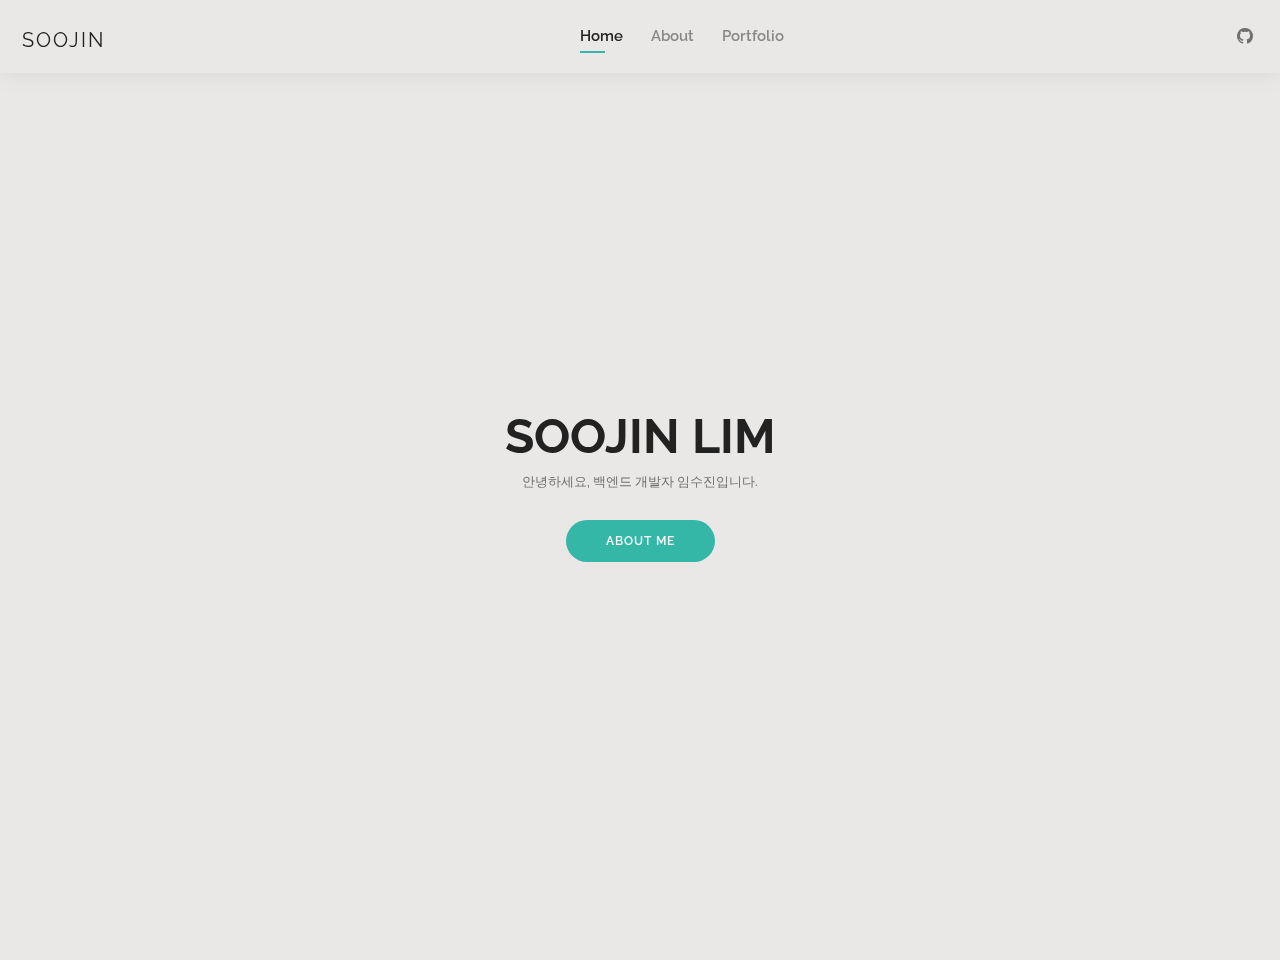
<file: index.html>
<!DOCTYPE html>
<html lang="en">

<head>
    <!-- Google tag (gtag.js) -->
    <script async src="https://www.googletagmanager.com/gtag/js?id=G-CBK0ZBGR2B"></script>
    <script>
        window.dataLayer = window.dataLayer || [];
        function gtag(){dataLayer.push(arguments);}
        gtag('js', new Date());

        gtag('config', 'G-CBK0ZBGR2B');
    </script>

    <meta charset="utf-8">
    <meta content="width=device-width, initial-scale=1.0" name="viewport">

    <title>SOOJIN LIM</title>
    <meta content="" name="description">
    <meta content="" name="keywords">

    <!-- Favicons -->
    <link href="assets/img/favicon.png" rel="icon">
    <link href="assets/img/apple-touch-icon.png" rel="apple-touch-icon">

    <!-- Google Fonts -->
    <link href="https://fonts.googleapis.com/css?family=Open+Sans:300,300i,400,400i,600,600i,700,700i|Raleway:300,300i,400,400i,500,500i,600,600i,700,700i|Poppins:300,300i,400,400i,500,500i,600,600i,700,700i"
          rel="stylesheet">

    <!-- Vendor CSS Files -->
    <link href="assets/vendor/aos/aos.css" rel="stylesheet">
    <link href="assets/vendor/bootstrap/css/bootstrap.min.css" rel="stylesheet">
    <link href="assets/vendor/bootstrap-icons/bootstrap-icons.css" rel="stylesheet">
    <link href="assets/vendor/boxicons/css/boxicons.min.css" rel="stylesheet">
    <link href="assets/vendor/glightbox/css/glightbox.min.css" rel="stylesheet">
    <link href="assets/vendor/swiper/swiper-bundle.min.css" rel="stylesheet">

    <!-- Template Main CSS File -->
    <link href="assets/css/style.css" rel="stylesheet">

</head>

<body>

<!-- ======= Header ======= -->
<header id="header" class="fixed-top">
    <div class="container-fluid d-flex justify-content-between align-items-center">

        <h1 class="logo me-auto me-lg-0"><a href="index.html" style="font-size: 20px; margin-left: 10px">SOOJIN</a></h1>
        <!-- Uncomment below if you prefer to use an image logo -->
        <!-- <a href="index.html" class="logo"><img src="assets/img/logo.png" alt="" class="img-fluid"></a>-->

        <nav id="navbar" class="navbar order-last order-lg-0">
            <ul>
                <li><a class="active" href="index.html">Home</a></li>
                <li><a href="about.html">About</a></li>
                <!--          <li><a href="resume.html">Resume</a></li>-->
                <!--          <li><a href="services.html">Services</a></li>-->
                <li><a href="portfolio.html">Portfolio</a></li>
                <!--          <li><a href="contact.html">Contact</a></li>-->
            </ul>
            <i class="bi bi-list mobile-nav-toggle"></i>
        </nav><!-- .navbar -->

        <div class="header-social-links">
            <a href="https://github.com/lsj104" class="github" target="_blank" rel="noopener noreferrer" ><i class="bi bi-github"></i></a>
        </div>

    </div>

</header><!-- End Header -->

<!-- ======= Hero Section ======= -->
<section id="hero" class="d-flex align-items-center" style="background-color: #E9E8E6">
    <div class="container d-flex flex-column align-items-center" data-aos="zoom-in" data-aos-delay="100">
        <h1>SOOJIN LIM</h1>
        <h2 style="font-size: 13px">안녕하세요, 백엔드 개발자 임수진입니다.</h2>
        <a href="about.html" class="btn-about">About Me</a>
    </div>
</section><!-- End Hero -->

<!-- ======= Footer ======= -->
<footer id="footer">
    <div class="container">
    </div>
</footer><!-- End  Footer -->

<div id="preloader"></div>
<a href="#" class="back-to-top d-flex align-items-center justify-content-center"><i
        class="bi bi-arrow-up-short"></i></a>

<!-- Vendor JS Files -->
<script src="assets/vendor/purecounter/purecounter_vanilla.js"></script>
<script src="assets/vendor/aos/aos.js"></script>
<script src="assets/vendor/bootstrap/js/bootstrap.bundle.min.js"></script>
<script src="assets/vendor/glightbox/js/glightbox.min.js"></script>
<script src="assets/vendor/isotope-layout/isotope.pkgd.min.js"></script>
<script src="assets/vendor/swiper/swiper-bundle.min.js"></script>
<script src="assets/vendor/waypoints/noframework.waypoints.js"></script>
<script src="assets/vendor/php-email-form/validate.js"></script>

<!-- Template Main JS File -->
<script src="assets/js/main.js"></script>

</body>

</html>
</file>
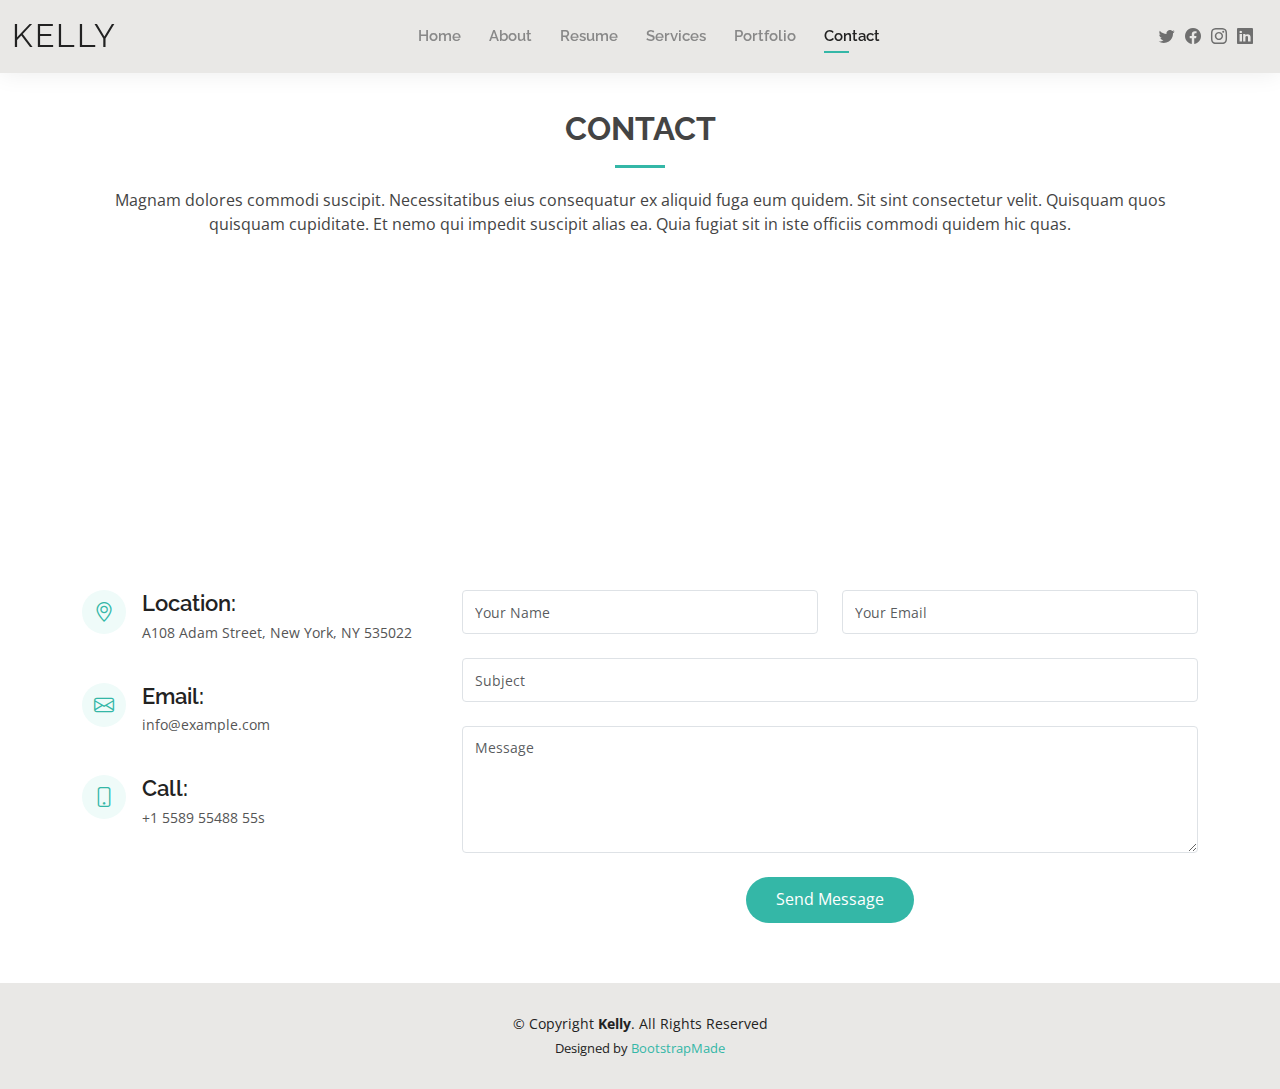
<file: contact.html>
<!DOCTYPE html>
<html lang="en">

<head>
  <!-- Google tag (gtag.js) -->
  <script async src="https://www.googletagmanager.com/gtag/js?id=G-CBK0ZBGR2B"></script>
  <script>
    window.dataLayer = window.dataLayer || [];
    function gtag(){dataLayer.push(arguments);}
    gtag('js', new Date());

    gtag('config', 'G-CBK0ZBGR2B');
  </script>

  <meta charset="utf-8">
  <meta content="width=device-width, initial-scale=1.0" name="viewport">

  <title>Contact - Kelly Bootstrap Template</title>
  <meta content="" name="description">
  <meta content="" name="keywords">

  <!-- Favicons -->
  <link href="assets/img/favicon.png" rel="icon">
  <link href="assets/img/apple-touch-icon.png" rel="apple-touch-icon">

  <!-- Google Fonts -->
  <link href="https://fonts.googleapis.com/css?family=Open+Sans:300,300i,400,400i,600,600i,700,700i|Raleway:300,300i,400,400i,500,500i,600,600i,700,700i|Poppins:300,300i,400,400i,500,500i,600,600i,700,700i" rel="stylesheet">

  <!-- Vendor CSS Files -->
  <link href="assets/vendor/aos/aos.css" rel="stylesheet">
  <link href="assets/vendor/bootstrap/css/bootstrap.min.css" rel="stylesheet">
  <link href="assets/vendor/bootstrap-icons/bootstrap-icons.css" rel="stylesheet">
  <link href="assets/vendor/boxicons/css/boxicons.min.css" rel="stylesheet">
  <link href="assets/vendor/glightbox/css/glightbox.min.css" rel="stylesheet">
  <link href="assets/vendor/swiper/swiper-bundle.min.css" rel="stylesheet">

  <!-- Template Main CSS File -->
  <link href="assets/css/style.css" rel="stylesheet">

  <!-- =======================================================
  * Template Name: Kelly
  * Updated: May 30 2023 with Bootstrap v5.3.0
  * Template URL: https://bootstrapmade.com/kelly-free-bootstrap-cv-resume-html-template/
  * Author: BootstrapMade.com
  * License: https://bootstrapmade.com/license/
  ======================================================== -->
</head>

<body>

  <!-- ======= Header ======= -->
  <header id="header" class="fixed-top">
    <div class="container-fluid d-flex justify-content-between align-items-center">

      <h1 class="logo me-auto me-lg-0"><a href="index.html">Kelly</a></h1>
      <!-- Uncomment below if you prefer to use an image logo -->
      <!-- <a href="index.html" class="logo"><img src="assets/img/logo.png" alt="" class="img-fluid"></a>-->

      <nav id="navbar" class="navbar order-last order-lg-0">
        <ul>
          <li><a href="index.html">Home</a></li>
          <li><a href="about.html">About</a></li>
          <li><a href="resume.html">Resume</a></li>
          <li><a href="services.html">Services</a></li>
          <li><a href="portfolio.html">Portfolio</a></li>
          <li><a class="active" href="contact.html">Contact</a></li>
        </ul>
        <i class="bi bi-list mobile-nav-toggle"></i>
      </nav><!-- .navbar -->

      <div class="header-social-links">
        <a href="#" class="twitter"><i class="bi bi-twitter"></i></a>
        <a href="#" class="facebook"><i class="bi bi-facebook"></i></a>
        <a href="#" class="instagram"><i class="bi bi-instagram"></i></a>
        <a href="#" class="linkedin"><i class="bi bi-linkedin"></i></i></a>
      </div>

    </div>

  </header><!-- End Header -->

  <main id="main">

    <!-- ======= Contact Section ======= -->
    <section id="contact" class="contact">
      <div class="container" data-aos="fade-up">

        <div class="section-title">
          <h2>Contact</h2>
          <p>Magnam dolores commodi suscipit. Necessitatibus eius consequatur ex aliquid fuga eum quidem. Sit sint consectetur velit. Quisquam quos quisquam cupiditate. Et nemo qui impedit suscipit alias ea. Quia fugiat sit in iste officiis commodi quidem hic quas.</p>
        </div>

        <div>
          <iframe style="border:0; width: 100%; height: 270px;" src="https://www.google.com/maps/embed?pb=!1m14!1m8!1m3!1d12097.433213460943!2d-74.0062269!3d40.7101282!3m2!1i1024!2i768!4f13.1!3m3!1m2!1s0x0%3A0xb89d1fe6bc499443!2sDowntown+Conference+Center!5e0!3m2!1smk!2sbg!4v1539943755621" frameborder="0" allowfullscreen></iframe>
        </div>

        <div class="row mt-5">

          <div class="col-lg-4">
            <div class="info">
              <div class="address">
                <i class="bi bi-geo-alt"></i>
                <h4>Location:</h4>
                <p>A108 Adam Street, New York, NY 535022</p>
              </div>

              <div class="email">
                <i class="bi bi-envelope"></i>
                <h4>Email:</h4>
                <p>info@example.com</p>
              </div>

              <div class="phone">
                <i class="bi bi-phone"></i>
                <h4>Call:</h4>
                <p>+1 5589 55488 55s</p>
              </div>

            </div>

          </div>

          <div class="col-lg-8 mt-5 mt-lg-0">

            <form action="forms/contact.php" method="post" role="form" class="php-email-form">
              <div class="row">
                <div class="col-md-6 form-group">
                  <input type="text" name="name" class="form-control" id="name" placeholder="Your Name" required>
                </div>
                <div class="col-md-6 form-group mt-3 mt-md-0">
                  <input type="email" class="form-control" name="email" id="email" placeholder="Your Email" required>
                </div>
              </div>
              <div class="form-group mt-3">
                <input type="text" class="form-control" name="subject" id="subject" placeholder="Subject" required>
              </div>
              <div class="form-group mt-3">
                <textarea class="form-control" name="message" rows="5" placeholder="Message" required></textarea>
              </div>
              <div class="my-3">
                <div class="loading">Loading</div>
                <div class="error-message"></div>
                <div class="sent-message">Your message has been sent. Thank you!</div>
              </div>
              <div class="text-center"><button type="submit">Send Message</button></div>
            </form>

          </div>

        </div>

      </div>
    </section><!-- End Contact Section -->

  </main><!-- End #main -->

  <!-- ======= Footer ======= -->
  <footer id="footer">
    <div class="container">
      <div class="copyright">
        &copy; Copyright <strong><span>Kelly</span></strong>. All Rights Reserved
      </div>
      <div class="credits">
        <!-- All the links in the footer should remain intact. -->
        <!-- You can delete the links only if you purchased the pro version. -->
        <!-- Licensing information: https://bootstrapmade.com/license/ -->
        <!-- Purchase the pro version with working PHP/AJAX contact form: https://bootstrapmade.com/kelly-free-bootstrap-cv-resume-html-template/ -->
        Designed by <a href="https://bootstrapmade.com/">BootstrapMade</a>
      </div>
    </div>
  </footer><!-- End  Footer -->

  <div id="preloader"></div>
  <a href="#" class="back-to-top d-flex align-items-center justify-content-center"><i class="bi bi-arrow-up-short"></i></a>

  <!-- Vendor JS Files -->
  <script src="assets/vendor/purecounter/purecounter_vanilla.js"></script>
  <script src="assets/vendor/aos/aos.js"></script>
  <script src="assets/vendor/bootstrap/js/bootstrap.bundle.min.js"></script>
  <script src="assets/vendor/glightbox/js/glightbox.min.js"></script>
  <script src="assets/vendor/isotope-layout/isotope.pkgd.min.js"></script>
  <script src="assets/vendor/swiper/swiper-bundle.min.js"></script>
  <script src="assets/vendor/waypoints/noframework.waypoints.js"></script>
  <script src="assets/vendor/php-email-form/validate.js"></script>

  <!-- Template Main JS File -->
  <script src="assets/js/main.js"></script>

</body>

</html>
</file>
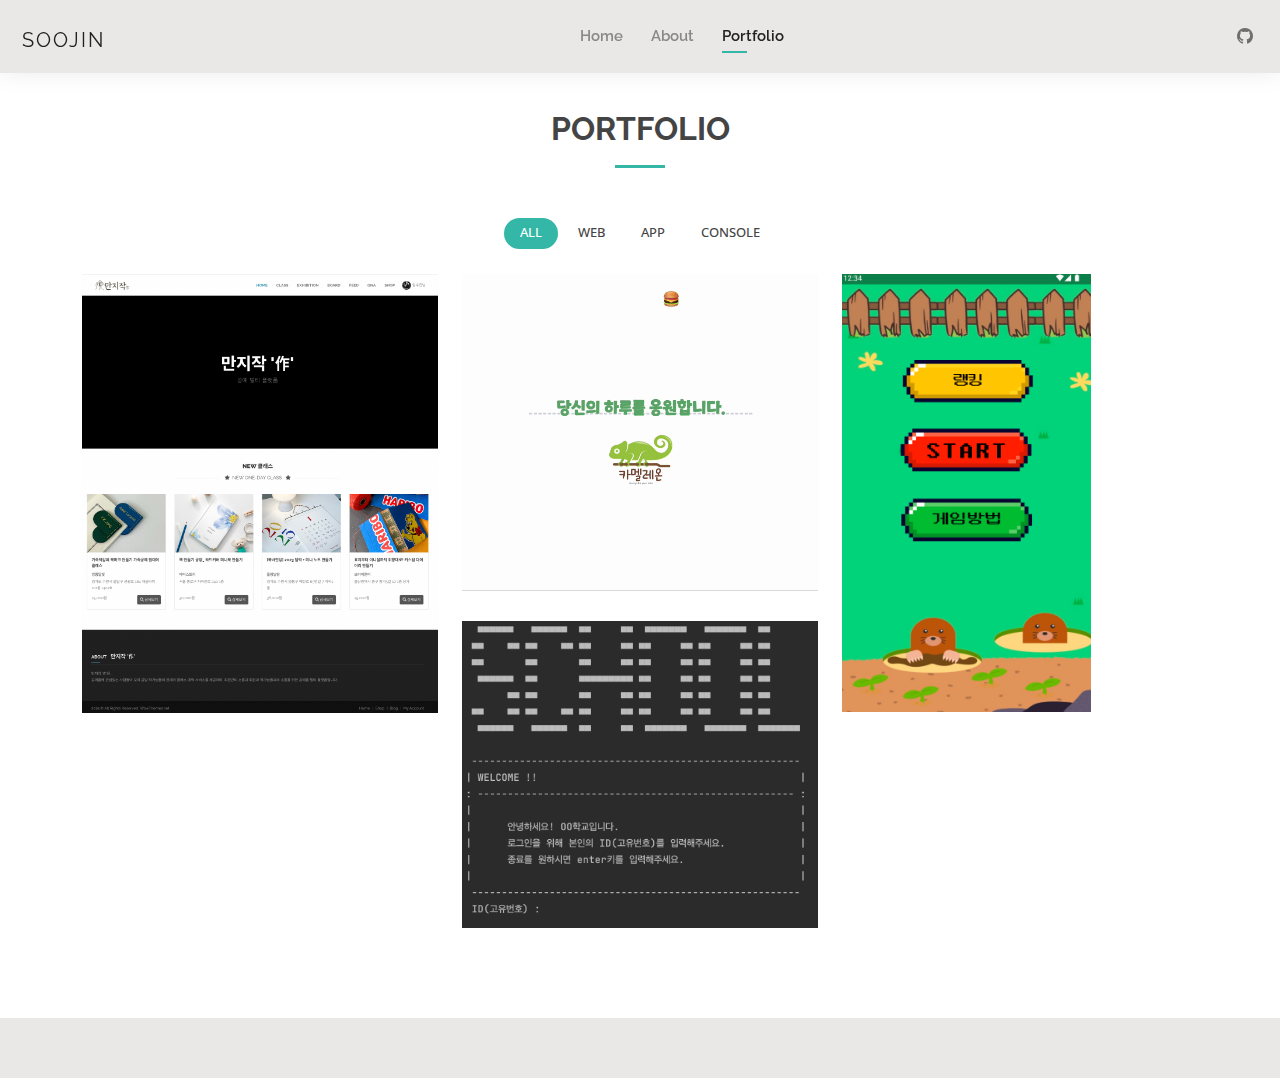
<file: portfolio.html>
<!DOCTYPE html>
<html lang="en">

<head>
    <!-- Google tag (gtag.js) -->
    <script async src="https://www.googletagmanager.com/gtag/js?id=G-CBK0ZBGR2B"></script>
    <script>
        window.dataLayer = window.dataLayer || [];

        function gtag() {
            dataLayer.push(arguments);
        }

        gtag('js', new Date());

        gtag('config', 'G-CBK0ZBGR2B');
    </script>

    <meta charset="utf-8">
    <meta content="width=device-width, initial-scale=1.0" name="viewport">

    <title>Portfolio - SOOJIN LIM</title>
    <meta content="" name="description">
    <meta content="" name="keywords">

    <!-- Favicons -->
    <link href="assets/img/favicon.png" rel="icon">
    <link href="assets/img/apple-touch-icon.png" rel="apple-touch-icon">

    <!-- Google Fonts -->
    <link href="https://fonts.googleapis.com/css?family=Open+Sans:300,300i,400,400i,600,600i,700,700i|Raleway:300,300i,400,400i,500,500i,600,600i,700,700i|Poppins:300,300i,400,400i,500,500i,600,600i,700,700i"
          rel="stylesheet">

    <!-- Vendor CSS Files -->
    <link href="assets/vendor/aos/aos.css" rel="stylesheet">
    <link href="assets/vendor/bootstrap/css/bootstrap.min.css" rel="stylesheet">
    <link href="assets/vendor/bootstrap-icons/bootstrap-icons.css" rel="stylesheet">
    <link href="assets/vendor/boxicons/css/boxicons.min.css" rel="stylesheet">
    <link href="assets/vendor/glightbox/css/glightbox.min.css" rel="stylesheet">
    <link href="assets/vendor/swiper/swiper-bundle.min.css" rel="stylesheet">

    <!-- Template Main CSS File -->
    <link href="assets/css/style.css" rel="stylesheet">
</head>

<body>

<!-- ======= Header ======= -->
<header id="header" class="fixed-top">
    <div class="container-fluid d-flex justify-content-between align-items-center">

        <h1 class="logo me-auto me-lg-0"><a href="index.html" style="font-size: 20px; margin-left: 10px">SOOJIN</a></h1>
        <!-- Uncomment below if you prefer to use an image logo -->
        <!-- <a href="index.html" class="logo"><img src="assets/img/logo.png" alt="" class="img-fluid"></a>-->

        <nav id="navbar" class="navbar order-last order-lg-0">
            <ul>
                <li><a href="index.html">Home</a></li>
                <li><a href="about.html">About</a></li>
                <!--          <li><a href="resume.html">Resume</a></li>-->
                <!--          <li><a href="services.html">Services</a></li>-->
                <li><a class="active" href="portfolio.html">Portfolio</a></li>
                <!--          <li><a href="contact.html">Contact</a></li>-->
            </ul>
            <i class="bi bi-list mobile-nav-toggle"></i>
        </nav><!-- .navbar -->

        <div class="header-social-links">
            <a href="https://github.com/lsj104" class="github"><i class="bi bi-github"></i></a>
        </div>

    </div>

</header><!-- End Header -->

<main id="main">

    <!-- ======= Portfolio Section ======= -->
    <section id="portfolio" class="portfolio">
        <div class="container" data-aos="fade-up">

            <div class="section-title">
                <h2>Portfolio</h2>
            </div>

            <div class="row" data-aos="fade-up" data-aos-delay="100">
                <div class="col-lg-12 d-flex justify-content-center">
                    <ul id="portfolio-flters">
                        <li data-filter="*" class="filter-active">All</li>
                        <li data-filter=".filter-web">Web</li>
                        <li data-filter=".filter-app">App</li>
                        <li data-filter=".filter-java">Console</li>
                    </ul>
                </div>
            </div>

            <div class="row portfolio-container" data-aos="fade-up" data-aos-delay="200">

                <div class="col-lg-4 col-md-6 portfolio-item filter-web">
                    <div class="portfolio-wrap">
                        <img src="assets/img/portfolio/portfolio-2.jpg" class="img-fluid" alt="">
                        <div class="portfolio-info">
                            <h4>만지작'作' 공예 멀티 플랫폼</h4>
                            <p>Web</p>
                            <div class="portfolio-links">
                                <!--                                <a href="assets/img/portfolio/portfolio-2.jpg" data-gallery="portfolioGallery"-->
                                <!--                                   class="portfolio-lightbox" title="만지작'作' 공예 멀티 플랫폼"><i class="bx bx-plus"></i></a>-->
                                <a href="portfolio2-details.html" class="portfolio-details-lightbox"
                                   data-glightbox="type: external" title="Portfolio Details"><i class="bx bx-link"></i></a>
                            </div>
                        </div>
                    </div>
                </div>

                <div class="col-lg-4 col-md-6 portfolio-item filter-web">
                    <div class="portfolio-wrap">
                        <img src="assets/img/portfolio/pf1_main.gif" class="img-fluid" alt="">
                        <div class="portfolio-info">
                            <h4>카멜레온 집사 - 일정관리 및 커뮤니티 웹사이트</h4>
                            <p>Web</p>
                            <div class="portfolio-links">
                                <!--                                <a href="assets/img/portfolio/timetable.png" data-gallery="portfolioGallery"-->
                                <!--                                   class="portfolio-lightbox" title="카멜레온 집사 - 일정관리 및 커뮤니티 웹사이트"><i-->
                                <!--                                        class="bx bx-plus"></i></a>-->
                                <a href="portfolio-details.html" class="portfolio-details-lightbox"
                                   data-glightbox="type: external" title="Portfolio Details"><i class="bx bx-link"></i></a>
                            </div>
                        </div>
                    </div>
                </div>

                <div class="col-lg-4 col-md-6 portfolio-item filter-app">
                    <div class="portfolio-wrap" style="width: 70%">
                        <img src="assets/img/portfolio/portfolio-3.jpg" class="img-fluid" alt="">
                        <div class="portfolio-info">
                            <h4>Android 두더지게임</h4>
                            <p>App</p>
                            <div class="portfolio-links">
                                <!--                                <a href="assets/img/portfolio/portfolio-3.jpg" data-gallery="portfolioGallery"-->
                                <!--                                   class="portfolio-lightbox" title="Android 두더지게임"><i-->
                                <!--                                        class="bx bx-plus"></i></a>-->
                                <a href="portfolio3-details.html" class="portfolio-details-lightbox"
                                   data-glightbox="type: external" title="Portfolio Details"><i class="bx bx-link"></i></a>
                            </div>
                        </div>
                    </div>
                </div>

                <!--                <div class="col-lg-4 col-md-6 portfolio-item filter-app">-->
                <!--                    <div class="portfolio-wrap">-->
                <!--                        <img src="assets/img/portfolio/portfolio-4.jpg" class="img-fluid" alt="">-->
                <!--                        <div class="portfolio-info">-->
                <!--                            <h4>To Do Diary Android APP</h4>-->
                <!--                            <p>App</p>-->
                <!--                            <div class="portfolio-links">-->
                <!--                                <a href="assets/img/portfolio/portfolio-4.jpg" data-gallery="portfolioGallery"-->
                <!--                                   class="portfolio-lightbox" title="To Do Diary Android APP"><i class="bx bx-plus"></i></a>-->
                <!--                                <a href="portfolio4-details.html" class="portfolio-details-lightbox"-->
                <!--                                   data-glightbox="type: external" title="Portfolio Details"><i class="bx bx-link"></i></a>-->
                <!--                            </div>-->
                <!--                        </div>-->
                <!--                    </div>-->
                <!--                </div>-->

                                <div class="col-lg-4 col-md-6 portfolio-item filter-java">
                                    <div class="portfolio-wrap">
                                        <img src="assets/img/portfolio/portfolio-5.jpg" class="img-fluid" alt="">
                                        <div class="portfolio-info">
                                            <h4>학교 데이터관리 콘솔 프로그램</h4>
                                            <p>Console</p>
                                            <div class="portfolio-links">
<!--                                                <a href="assets/img/portfolio/portfolio-5.jpg" data-gallery="portfolioGallery"-->
<!--                                                   class="portfolio-lightbox" title="학교 데이터관리 콘솔 프로그램"><i class="bx bx-plus"></i></a>-->
                                                <a href="portfolio5-details.html" class="portfolio-details-lightbox"
                                                   data-glightbox="type: external" title="Portfolio Details"><i class="bx bx-link"></i></a>
                                            </div>
                                        </div>
                                    </div>
                                </div>

                <!--                <div class="col-lg-4 col-md-6 portfolio-item filter-app">-->
                <!--                    <div class="portfolio-wrap">-->
                <!--                        <img src="assets/img/portfolio/portfolio-6.jpg" class="img-fluid" alt="">-->
                <!--                        <div class="portfolio-info">-->
                <!--                            <h4>App 3</h4>-->
                <!--                            <p>App</p>-->
                <!--                            <div class="portfolio-links">-->
                <!--                                <a href="assets/img/portfolio/portfolio-6.jpg" data-gallery="portfolioGallery"-->
                <!--                                   class="portfolio-lightbox" title="App 3"><i class="bx bx-plus"></i></a>-->
                <!--                                <a href="portfolio-details.html" class="portfolio-details-lightbox"-->
                <!--                                   data-glightbox="type: external" title="Portfolio Details"><i class="bx bx-link"></i></a>-->
                <!--                            </div>-->
                <!--                        </div>-->
                <!--                    </div>-->
                <!--                </div>-->

                <!--                <div class="col-lg-4 col-md-6 portfolio-item filter-card">-->
                <!--                    <div class="portfolio-wrap">-->
                <!--                        <img src="assets/img/portfolio/portfolio-7.jpg" class="img-fluid" alt="">-->
                <!--                        <div class="portfolio-info">-->
                <!--                            <h4>Card 1</h4>-->
                <!--                            <p>Card</p>-->
                <!--                            <div class="portfolio-links">-->
                <!--                                <a href="assets/img/portfolio/portfolio-7.jpg" data-gallery="portfolioGallery"-->
                <!--                                   class="portfolio-lightbox" title="Card 1"><i class="bx bx-plus"></i></a>-->
                <!--                                <a href="portfolio-details.html" class="portfolio-details-lightbox"-->
                <!--                                   data-glightbox="type: external" title="Portfolio Details"><i class="bx bx-link"></i></a>-->
                <!--                            </div>-->
                <!--                        </div>-->
                <!--                    </div>-->
                <!--                </div>-->

                <!--                <div class="col-lg-4 col-md-6 portfolio-item filter-card">-->
                <!--                    <div class="portfolio-wrap">-->
                <!--                        <img src="assets/img/portfolio/portfolio-8.jpg" class="img-fluid" alt="">-->
                <!--                        <div class="portfolio-info">-->
                <!--                            <h4>Card 3</h4>-->
                <!--                            <p>Card</p>-->
                <!--                            <div class="portfolio-links">-->
                <!--                                <a href="assets/img/portfolio/portfolio-8.jpg" data-gallery="portfolioGallery"-->
                <!--                                   class="portfolio-lightbox" title="Card 3"><i class="bx bx-plus"></i></a>-->
                <!--                                <a href="portfolio-details.html" class="portfolio-details-lightbox"-->
                <!--                                   data-glightbox="type: external" title="Portfolio Details"><i class="bx bx-link"></i></a>-->
                <!--                            </div>-->
                <!--                        </div>-->
                <!--                    </div>-->
                <!--                </div>-->

                <!--                <div class="col-lg-4 col-md-6 portfolio-item filter-web">-->
                <!--                    <div class="portfolio-wrap">-->
                <!--                        <img src="assets/img/portfolio/portfolio-9.jpg" class="img-fluid" alt="">-->
                <!--                        <div class="portfolio-info">-->
                <!--                            <h4>Web 3</h4>-->
                <!--                            <p>Web</p>-->
                <!--                            <div class="portfolio-links">-->
                <!--                                <a href="assets/img/portfolio/portfolio-9.jpg" data-gallery="portfolioGallery"-->
                <!--                                   class="portfolio-lightbox" title="Web 3"><i class="bx bx-plus"></i></a>-->
                <!--                                <a href="portfolio-details.html" class="portfolio-details-lightbox"-->
                <!--                                   data-glightbox="type: external" title="Portfolio Details"><i class="bx bx-link"></i></a>-->
                <!--                            </div>-->
                <!--                        </div>-->
                <!--                    </div>-->
                <!--                </div>-->

            </div>
        </div>
    </section><!-- End Portfolio Section -->

</main><!-- End #main -->

<!-- ======= Footer ======= -->
<footer id="footer">
    <div class="container">
    </div>
</footer><!-- End  Footer -->

<div id="preloader"></div>
<a href="#" class="back-to-top d-flex align-items-center justify-content-center"><i
        class="bi bi-arrow-up-short"></i></a>

<!-- Vendor JS Files -->
<script src="assets/vendor/purecounter/purecounter_vanilla.js"></script>
<script src="assets/vendor/aos/aos.js"></script>
<script src="assets/vendor/bootstrap/js/bootstrap.bundle.min.js"></script>
<script src="assets/vendor/glightbox/js/glightbox.min.js"></script>
<script src="assets/vendor/isotope-layout/isotope.pkgd.min.js"></script>
<script src="assets/vendor/swiper/swiper-bundle.min.js"></script>
<script src="assets/vendor/waypoints/noframework.waypoints.js"></script>
<script src="assets/vendor/php-email-form/validate.js"></script>

<!-- Template Main JS File -->
<script src="assets/js/main.js"></script>

</body>

</html>
</file>
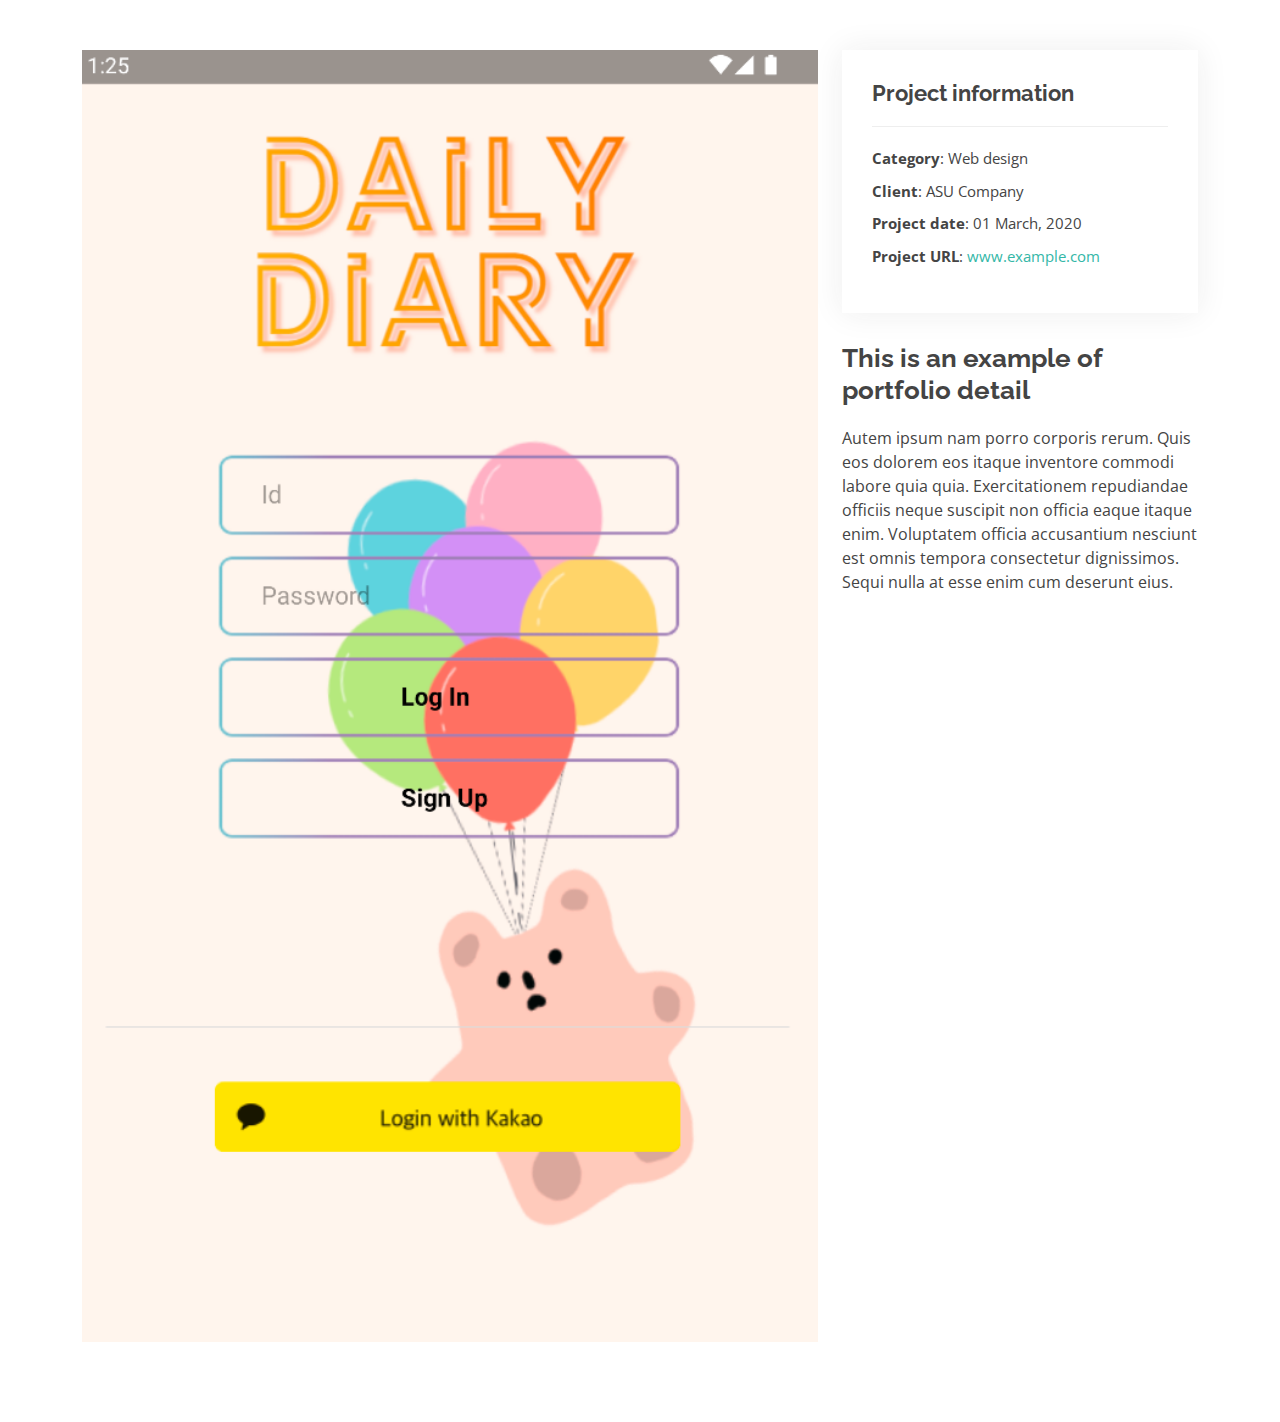
<file: portfolio4-details.html>
<!DOCTYPE html>
<html lang="en">

<head>
  <meta charset="utf-8">
  <meta content="width=device-width, initial-scale=1.0" name="viewport">

  <title>Portfolio Details - Kelly Bootstrap Template</title>
  <meta content="" name="description">
  <meta content="" name="keywords">

  <!-- Favicons -->
  <link href="assets/img/favicon.png" rel="icon">
  <link href="assets/img/apple-touch-icon.png" rel="apple-touch-icon">

  <!-- Google Fonts -->
  <link href="https://fonts.googleapis.com/css?family=Open+Sans:300,300i,400,400i,600,600i,700,700i|Raleway:300,300i,400,400i,500,500i,600,600i,700,700i|Poppins:300,300i,400,400i,500,500i,600,600i,700,700i" rel="stylesheet">

  <!-- Vendor CSS Files -->
  <link href="assets/vendor/aos/aos.css" rel="stylesheet">
  <link href="assets/vendor/bootstrap/css/bootstrap.min.css" rel="stylesheet">
  <link href="assets/vendor/bootstrap-icons/bootstrap-icons.css" rel="stylesheet">
  <link href="assets/vendor/boxicons/css/boxicons.min.css" rel="stylesheet">
  <link href="assets/vendor/glightbox/css/glightbox.min.css" rel="stylesheet">
  <link href="assets/vendor/swiper/swiper-bundle.min.css" rel="stylesheet">

  <!-- Template Main CSS File -->
  <link href="assets/css/style.css" rel="stylesheet">

</head>

<body>

  <main id="main">

    <!-- ======= Portfolio Details Section ======= -->
    <section id="portfolio-details" class="portfolio-details">
      <div class="container">

        <div class="row gy-4">

          <div class="col-lg-8">
            <div class="portfolio-details-slider swiper">
              <div class="swiper-wrapper align-items-center">

                <div class="swiper-slide">
                  <img src="assets/img/portfolio/portfolio-4.jpg" alt="">
                </div>

                <div class="swiper-slide">
                  <img src="assets/img/portfolio/portfolio-2.jpg" alt="">
                </div>

                <div class="swiper-slide">
                  <img src="assets/img/portfolio/portfolio-3.jpg" alt="">
                </div>

              </div>
              <div class="swiper-pagination"></div>
            </div>
          </div>

          <div class="col-lg-4">
            <div class="portfolio-info">
              <h3>Project information</h3>
              <ul>
                <li><strong>Category</strong>: Web design</li>
                <li><strong>Client</strong>: ASU Company</li>
                <li><strong>Project date</strong>: 01 March, 2020</li>
                <li><strong>Project URL</strong>: <a href="#">www.example.com</a></li>
              </ul>
            </div>
            <div class="portfolio-description">
              <h2>This is an example of portfolio detail</h2>
              <p>
                Autem ipsum nam porro corporis rerum. Quis eos dolorem eos itaque inventore commodi labore quia quia. Exercitationem repudiandae officiis neque suscipit non officia eaque itaque enim. Voluptatem officia accusantium nesciunt est omnis tempora consectetur dignissimos. Sequi nulla at esse enim cum deserunt eius.
              </p>
            </div>
          </div>

        </div>

      </div>
    </section><!-- End Portfolio Details Section -->

  </main><!-- End #main -->

  <div id="preloader"></div>
  <a href="#" class="back-to-top d-flex align-items-center justify-content-center"><i class="bi bi-arrow-up-short"></i></a>

  <!-- Vendor JS Files -->
  <script src="assets/vendor/purecounter/purecounter_vanilla.js"></script>
  <script src="assets/vendor/aos/aos.js"></script>
  <script src="assets/vendor/bootstrap/js/bootstrap.bundle.min.js"></script>
  <script src="assets/vendor/glightbox/js/glightbox.min.js"></script>
  <script src="assets/vendor/isotope-layout/isotope.pkgd.min.js"></script>
<!--  <script src="assets/vendor/swiper/swiper-bundle.min.js"></script>-->
  <script src="assets/vendor/waypoints/noframework.waypoints.js"></script>
  <script src="assets/vendor/php-email-form/validate.js"></script>

  <!-- Template Main JS File -->
  <script src="assets/js/main.js"></script>

</body>

</html>
</file>
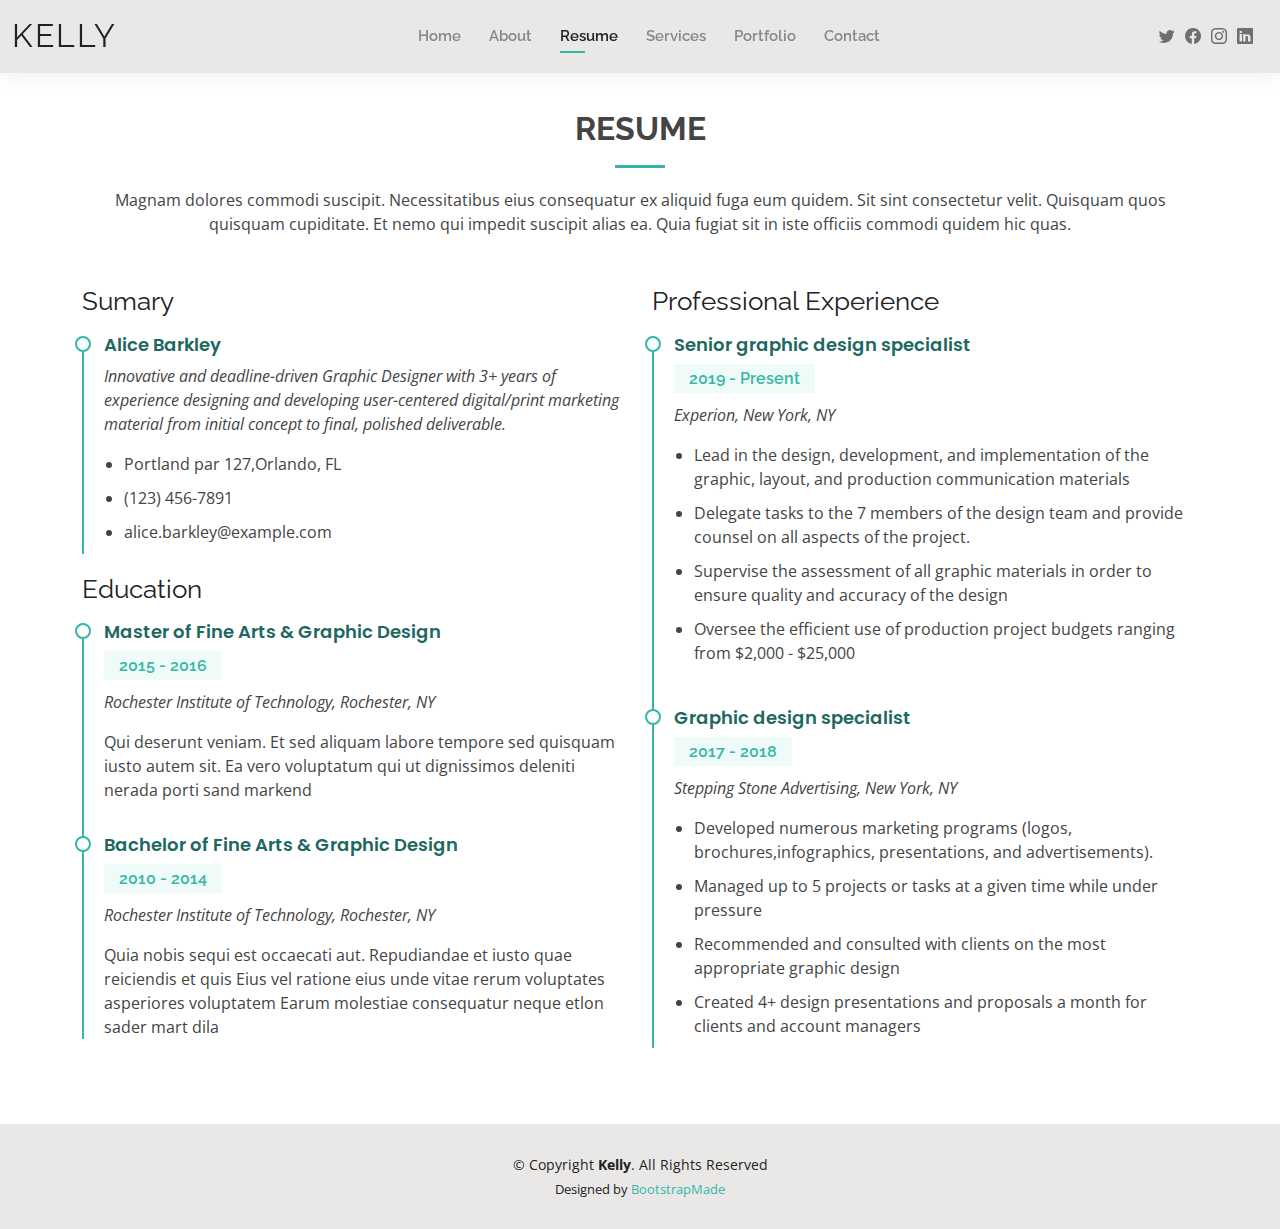
<file: resume.html>
<!DOCTYPE html>
<html lang="en">

<head>
  <meta charset="utf-8">
  <meta content="width=device-width, initial-scale=1.0" name="viewport">

  <title>Resume - Kelly Bootstrap Template</title>
  <meta content="" name="description">
  <meta content="" name="keywords">

  <!-- Favicons -->
  <link href="assets/img/favicon.png" rel="icon">
  <link href="assets/img/apple-touch-icon.png" rel="apple-touch-icon">

  <!-- Google Fonts -->
  <link href="https://fonts.googleapis.com/css?family=Open+Sans:300,300i,400,400i,600,600i,700,700i|Raleway:300,300i,400,400i,500,500i,600,600i,700,700i|Poppins:300,300i,400,400i,500,500i,600,600i,700,700i" rel="stylesheet">

  <!-- Vendor CSS Files -->
  <link href="assets/vendor/aos/aos.css" rel="stylesheet">
  <link href="assets/vendor/bootstrap/css/bootstrap.min.css" rel="stylesheet">
  <link href="assets/vendor/bootstrap-icons/bootstrap-icons.css" rel="stylesheet">
  <link href="assets/vendor/boxicons/css/boxicons.min.css" rel="stylesheet">
  <link href="assets/vendor/glightbox/css/glightbox.min.css" rel="stylesheet">
  <link href="assets/vendor/swiper/swiper-bundle.min.css" rel="stylesheet">

  <!-- Template Main CSS File -->
  <link href="assets/css/style.css" rel="stylesheet">

  <!-- =======================================================
  * Template Name: Kelly
  * Updated: May 30 2023 with Bootstrap v5.3.0
  * Template URL: https://bootstrapmade.com/kelly-free-bootstrap-cv-resume-html-template/
  * Author: BootstrapMade.com
  * License: https://bootstrapmade.com/license/
  ======================================================== -->
</head>

<body>

  <!-- ======= Header ======= -->
  <header id="header" class="fixed-top">
    <div class="container-fluid d-flex justify-content-between align-items-center">

      <h1 class="logo me-auto me-lg-0"><a href="index.html">Kelly</a></h1>
      <!-- Uncomment below if you prefer to use an image logo -->
      <!-- <a href="index.html" class="logo"><img src="assets/img/logo.png" alt="" class="img-fluid"></a>-->

      <nav id="navbar" class="navbar order-last order-lg-0">
        <ul>
          <li><a href="index.html">Home</a></li>
          <li><a href="about.html">About</a></li>
          <li><a class="active" href="resume.html">Resume</a></li>
          <li><a href="services.html">Services</a></li>
          <li><a href="portfolio.html">Portfolio</a></li>
          <li><a href="contact.html">Contact</a></li>
        </ul>
        <i class="bi bi-list mobile-nav-toggle"></i>
      </nav><!-- .navbar -->

      <div class="header-social-links">
        <a href="#" class="twitter"><i class="bi bi-twitter"></i></a>
        <a href="#" class="facebook"><i class="bi bi-facebook"></i></a>
        <a href="#" class="instagram"><i class="bi bi-instagram"></i></a>
        <a href="#" class="linkedin"><i class="bi bi-linkedin"></i></i></a>
      </div>

    </div>

  </header><!-- End Header -->

  <main id="main">

    <!-- ======= Resume Section ======= -->
    <section id="resume" class="resume">
      <div class="container" data-aos="fade-up">

        <div class="section-title">
          <h2>Resume</h2>
          <p>Magnam dolores commodi suscipit. Necessitatibus eius consequatur ex aliquid fuga eum quidem. Sit sint consectetur velit. Quisquam quos quisquam cupiditate. Et nemo qui impedit suscipit alias ea. Quia fugiat sit in iste officiis commodi quidem hic quas.</p>
        </div>

        <div class="row">
          <div class="col-lg-6">
            <h3 class="resume-title">Sumary</h3>
            <div class="resume-item pb-0">
              <h4>Alice Barkley</h4>
              <p><em>Innovative and deadline-driven Graphic Designer with 3+ years of experience designing and developing user-centered digital/print marketing material from initial concept to final, polished deliverable.</em></p>
              <p>
              <ul>
                <li>Portland par 127,Orlando, FL</li>
                <li>(123) 456-7891</li>
                <li>alice.barkley@example.com</li>
              </ul>
              </p>
            </div>

            <h3 class="resume-title">Education</h3>
            <div class="resume-item">
              <h4>Master of Fine Arts &amp; Graphic Design</h4>
              <h5>2015 - 2016</h5>
              <p><em>Rochester Institute of Technology, Rochester, NY</em></p>
              <p>Qui deserunt veniam. Et sed aliquam labore tempore sed quisquam iusto autem sit. Ea vero voluptatum qui ut dignissimos deleniti nerada porti sand markend</p>
            </div>
            <div class="resume-item">
              <h4>Bachelor of Fine Arts &amp; Graphic Design</h4>
              <h5>2010 - 2014</h5>
              <p><em>Rochester Institute of Technology, Rochester, NY</em></p>
              <p>Quia nobis sequi est occaecati aut. Repudiandae et iusto quae reiciendis et quis Eius vel ratione eius unde vitae rerum voluptates asperiores voluptatem Earum molestiae consequatur neque etlon sader mart dila</p>
            </div>
          </div>
          <div class="col-lg-6">
            <h3 class="resume-title">Professional Experience</h3>
            <div class="resume-item">
              <h4>Senior graphic design specialist</h4>
              <h5>2019 - Present</h5>
              <p><em>Experion, New York, NY </em></p>
              <p>
              <ul>
                <li>Lead in the design, development, and implementation of the graphic, layout, and production communication materials</li>
                <li>Delegate tasks to the 7 members of the design team and provide counsel on all aspects of the project. </li>
                <li>Supervise the assessment of all graphic materials in order to ensure quality and accuracy of the design</li>
                <li>Oversee the efficient use of production project budgets ranging from $2,000 - $25,000</li>
              </ul>
              </p>
            </div>
            <div class="resume-item">
              <h4>Graphic design specialist</h4>
              <h5>2017 - 2018</h5>
              <p><em>Stepping Stone Advertising, New York, NY</em></p>
              <p>
              <ul>
                <li>Developed numerous marketing programs (logos, brochures,infographics, presentations, and advertisements).</li>
                <li>Managed up to 5 projects or tasks at a given time while under pressure</li>
                <li>Recommended and consulted with clients on the most appropriate graphic design</li>
                <li>Created 4+ design presentations and proposals a month for clients and account managers</li>
              </ul>
              </p>
            </div>
          </div>
        </div>

      </div>
    </section><!-- End Resume Section -->

  </main><!-- End #main -->

  <!-- ======= Footer ======= -->
  <footer id="footer">
    <div class="container">
      <div class="copyright">
        &copy; Copyright <strong><span>Kelly</span></strong>. All Rights Reserved
      </div>
      <div class="credits">
        <!-- All the links in the footer should remain intact. -->
        <!-- You can delete the links only if you purchased the pro version. -->
        <!-- Licensing information: https://bootstrapmade.com/license/ -->
        <!-- Purchase the pro version with working PHP/AJAX contact form: https://bootstrapmade.com/kelly-free-bootstrap-cv-resume-html-template/ -->
        Designed by <a href="https://bootstrapmade.com/">BootstrapMade</a>
      </div>
    </div>
  </footer><!-- End  Footer -->

  <div id="preloader"></div>
  <a href="#" class="back-to-top d-flex align-items-center justify-content-center"><i class="bi bi-arrow-up-short"></i></a>

  <!-- Vendor JS Files -->
  <script src="assets/vendor/purecounter/purecounter_vanilla.js"></script>
  <script src="assets/vendor/aos/aos.js"></script>
  <script src="assets/vendor/bootstrap/js/bootstrap.bundle.min.js"></script>
  <script src="assets/vendor/glightbox/js/glightbox.min.js"></script>
  <script src="assets/vendor/isotope-layout/isotope.pkgd.min.js"></script>
  <script src="assets/vendor/swiper/swiper-bundle.min.js"></script>
  <script src="assets/vendor/waypoints/noframework.waypoints.js"></script>
  <script src="assets/vendor/php-email-form/validate.js"></script>

  <!-- Template Main JS File -->
  <script src="assets/js/main.js"></script>

</body>

</html>
</file>
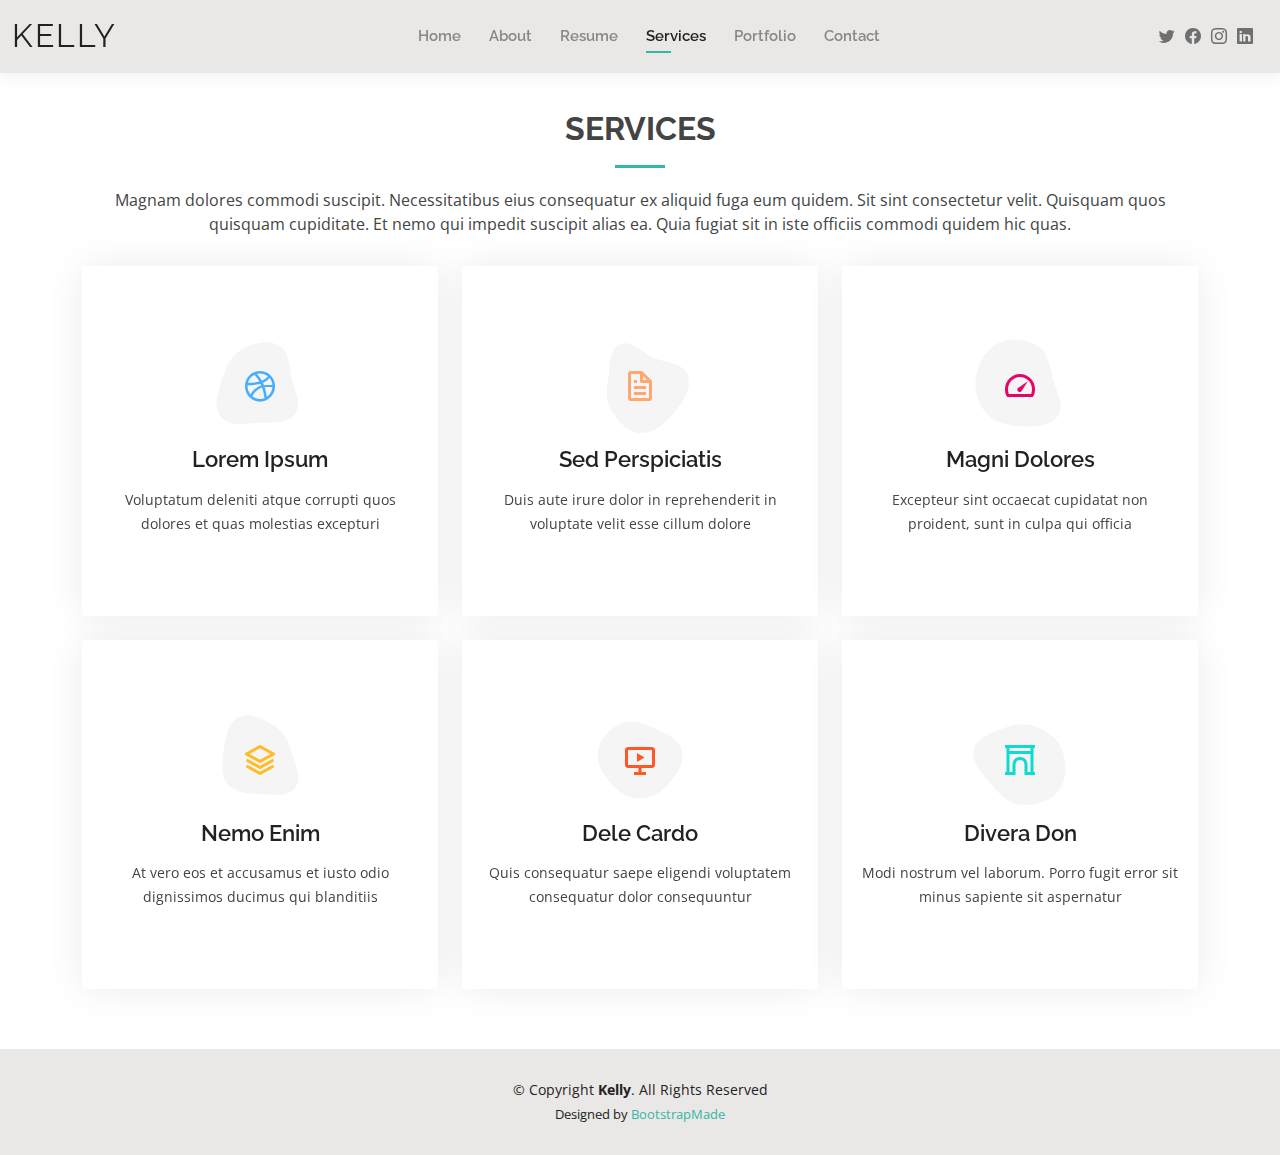
<file: services.html>
<!DOCTYPE html>
<html lang="en">

<head>
  <meta charset="utf-8">
  <meta content="width=device-width, initial-scale=1.0" name="viewport">

  <title>Services - Kelly Bootstrap Template</title>
  <meta content="" name="description">
  <meta content="" name="keywords">

  <!-- Favicons -->
  <link href="assets/img/favicon.png" rel="icon">
  <link href="assets/img/apple-touch-icon.png" rel="apple-touch-icon">

  <!-- Google Fonts -->
  <link href="https://fonts.googleapis.com/css?family=Open+Sans:300,300i,400,400i,600,600i,700,700i|Raleway:300,300i,400,400i,500,500i,600,600i,700,700i|Poppins:300,300i,400,400i,500,500i,600,600i,700,700i" rel="stylesheet">

  <!-- Vendor CSS Files -->
  <link href="assets/vendor/aos/aos.css" rel="stylesheet">
  <link href="assets/vendor/bootstrap/css/bootstrap.min.css" rel="stylesheet">
  <link href="assets/vendor/bootstrap-icons/bootstrap-icons.css" rel="stylesheet">
  <link href="assets/vendor/boxicons/css/boxicons.min.css" rel="stylesheet">
  <link href="assets/vendor/glightbox/css/glightbox.min.css" rel="stylesheet">
  <link href="assets/vendor/swiper/swiper-bundle.min.css" rel="stylesheet">

  <!-- Template Main CSS File -->
  <link href="assets/css/style.css" rel="stylesheet">

  <!-- =======================================================
  * Template Name: Kelly
  * Updated: May 30 2023 with Bootstrap v5.3.0
  * Template URL: https://bootstrapmade.com/kelly-free-bootstrap-cv-resume-html-template/
  * Author: BootstrapMade.com
  * License: https://bootstrapmade.com/license/
  ======================================================== -->
</head>

<body>

  <!-- ======= Header ======= -->
  <header id="header" class="fixed-top">
    <div class="container-fluid d-flex justify-content-between align-items-center">

      <h1 class="logo me-auto me-lg-0"><a href="index.html">Kelly</a></h1>
      <!-- Uncomment below if you prefer to use an image logo -->
      <!-- <a href="index.html" class="logo"><img src="assets/img/logo.png" alt="" class="img-fluid"></a>-->

      <nav id="navbar" class="navbar order-last order-lg-0">
        <ul>
          <li><a href="index.html">Home</a></li>
          <li><a href="about.html">About</a></li>
          <li><a href="resume.html">Resume</a></li>
          <li><a class="active" href="services.html">Services</a></li>
          <li><a href="portfolio.html">Portfolio</a></li>
          <li><a href="contact.html">Contact</a></li>
        </ul>
        <i class="bi bi-list mobile-nav-toggle"></i>
      </nav><!-- .navbar -->

      <div class="header-social-links">
        <a href="#" class="twitter"><i class="bi bi-twitter"></i></a>
        <a href="#" class="facebook"><i class="bi bi-facebook"></i></a>
        <a href="#" class="instagram"><i class="bi bi-instagram"></i></a>
        <a href="#" class="linkedin"><i class="bi bi-linkedin"></i></i></a>
      </div>

    </div>

  </header><!-- End Header -->

  <main id="main">

    <!-- ======= Services Section ======= -->
    <section id="services" class="services">
      <div class="container" data-aos="fade-up">

        <div class="section-title">
          <h2>Services</h2>
          <p>Magnam dolores commodi suscipit. Necessitatibus eius consequatur ex aliquid fuga eum quidem. Sit sint consectetur velit. Quisquam quos quisquam cupiditate. Et nemo qui impedit suscipit alias ea. Quia fugiat sit in iste officiis commodi quidem hic quas.</p>
        </div>

        <div class="row">
          <div class="col-lg-4 col-md-6 d-flex align-items-stretch" data-aos="zoom-in" data-aos-delay="100">
            <div class="icon-box iconbox-blue">
              <div class="icon">
                <svg width="100" height="100" viewBox="0 0 600 600" xmlns="http://www.w3.org/2000/svg">
                  <path stroke="none" stroke-width="0" fill="#f5f5f5" d="M300,521.0016835830174C376.1290562159157,517.8887921683347,466.0731472004068,529.7835943286574,510.70327084640275,468.03025145048787C554.3714126377745,407.6079735673963,508.03601936045806,328.9844924480964,491.2728898941984,256.3432110539036C474.5976632858925,184.082847569629,479.9380746630129,96.60480741107993,416.23090153303,58.64404602377083C348.86323505073057,18.502131276798302,261.93793281208167,40.57373210992963,193.5410806939664,78.93577620505333C130.42746243093433,114.334589627462,98.30271207620316,179.96522072025542,76.75703585869454,249.04625023123273C51.97151888228291,328.5150500222984,13.704378332031375,421.85034740162234,66.52175969318436,486.19268352777647C119.04800174914682,550.1803526380478,217.28368757567262,524.383925680826,300,521.0016835830174"></path>
                </svg>
                <i class="bx bxl-dribbble"></i>
              </div>
              <h4><a href="">Lorem Ipsum</a></h4>
              <p>Voluptatum deleniti atque corrupti quos dolores et quas molestias excepturi</p>
            </div>
          </div>

          <div class="col-lg-4 col-md-6 d-flex align-items-stretch mt-4 mt-md-0" data-aos="zoom-in" data-aos-delay="200">
            <div class="icon-box iconbox-orange ">
              <div class="icon">
                <svg width="100" height="100" viewBox="0 0 600 600" xmlns="http://www.w3.org/2000/svg">
                  <path stroke="none" stroke-width="0" fill="#f5f5f5" d="M300,582.0697525312426C382.5290701553225,586.8405444964366,449.9789794690241,525.3245884688669,502.5850820975895,461.55621195738473C556.606425686781,396.0723002908107,615.8543463187945,314.28637112970534,586.6730223649479,234.56875336149918C558.9533121215079,158.8439757836574,454.9685369536778,164.00468322053177,381.49747125262974,130.76875717737553C312.15926192815925,99.40240125094834,248.97055460311594,18.661163978235184,179.8680185752513,50.54337015887873C110.5421016452524,82.52863877960104,119.82277516462835,180.83849132639028,109.12597500060166,256.43424936330496C100.08760227029461,320.3096726198365,92.17705696193138,384.0621239912766,124.79988738764834,439.7174275375508C164.83382741302287,508.01625554203684,220.96474134820875,577.5009287672846,300,582.0697525312426"></path>
                </svg>
                <i class="bx bx-file"></i>
              </div>
              <h4><a href="">Sed Perspiciatis</a></h4>
              <p>Duis aute irure dolor in reprehenderit in voluptate velit esse cillum dolore</p>
            </div>
          </div>

          <div class="col-lg-4 col-md-6 d-flex align-items-stretch mt-4 mt-lg-0" data-aos="zoom-in" data-aos-delay="300">
            <div class="icon-box iconbox-pink">
              <div class="icon">
                <svg width="100" height="100" viewBox="0 0 600 600" xmlns="http://www.w3.org/2000/svg">
                  <path stroke="none" stroke-width="0" fill="#f5f5f5" d="M300,541.5067337569781C382.14930387511276,545.0595476570109,479.8736841581634,548.3450877840088,526.4010558755058,480.5488172755941C571.5218469581645,414.80211281144784,517.5187510058486,332.0715597781072,496.52539010469104,255.14436215662573C477.37192572678356,184.95920475031193,473.57363656557914,105.61284051026155,413.0603344069578,65.22779650032875C343.27470386102294,18.654635553484475,251.2091493199835,5.337323636656869,175.0934190732945,40.62881213300186C97.87086631185822,76.43348514350839,51.98124368387456,156.15599469081315,36.44837278890362,239.84606092416172C21.716077023791087,319.22268207091537,43.775223500013084,401.1760424656574,96.891909868211,461.97329694683043C147.22146801428983,519.5804099606455,223.5754009179313,538.201503339737,300,541.5067337569781"></path>
                </svg>
                <i class="bx bx-tachometer"></i>
              </div>
              <h4><a href="">Magni Dolores</a></h4>
              <p>Excepteur sint occaecat cupidatat non proident, sunt in culpa qui officia</p>
            </div>
          </div>

          <div class="col-lg-4 col-md-6 d-flex align-items-stretch mt-4" data-aos="zoom-in" data-aos-delay="100">
            <div class="icon-box iconbox-yellow">
              <div class="icon">
                <svg width="100" height="100" viewBox="0 0 600 600" xmlns="http://www.w3.org/2000/svg">
                  <path stroke="none" stroke-width="0" fill="#f5f5f5" d="M300,503.46388370962813C374.79870501325706,506.71871716319447,464.8034551963731,527.1746412648533,510.4981551193396,467.86667711651364C555.9287308511215,408.9015244558933,512.6030010748507,327.5744911775523,490.211057578863,256.5855673507754C471.097692560561,195.9906835881958,447.69079081568157,138.11976852964426,395.19560036434837,102.3242989838813C329.3053358748298,57.3949838291264,248.02791733380457,8.279543830951368,175.87071277845988,42.242879143198664C103.41431057327972,76.34704239035025,93.79494320519305,170.9812938413882,81.28167332365135,250.07896920659033C70.17666984294237,320.27484674793965,64.84698225790005,396.69656628748305,111.28512138212992,450.4950937839243C156.20124167950087,502.5303643271138,231.32542653798444,500.4755392045468,300,503.46388370962813"></path>
                </svg>
                <i class="bx bx-layer"></i>
              </div>
              <h4><a href="">Nemo Enim</a></h4>
              <p>At vero eos et accusamus et iusto odio dignissimos ducimus qui blanditiis</p>
            </div>
          </div>

          <div class="col-lg-4 col-md-6 d-flex align-items-stretch mt-4" data-aos="zoom-in" data-aos-delay="200">
            <div class="icon-box iconbox-red">
              <div class="icon">
                <svg width="100" height="100" viewBox="0 0 600 600" xmlns="http://www.w3.org/2000/svg">
                  <path stroke="none" stroke-width="0" fill="#f5f5f5" d="M300,532.3542879108572C369.38199826031484,532.3153073249985,429.10787420159085,491.63046689027357,474.5244479745417,439.17860296908856C522.8885846962883,383.3225815378663,569.1668002868075,314.3205725914397,550.7432151929288,242.7694973846089C532.6665558377875,172.5657663291529,456.2379748765914,142.6223662098291,390.3689995646985,112.34683881706744C326.66090330228417,83.06452184765237,258.84405631176094,53.51806209861945,193.32584062364296,78.48882559362697C121.61183558270385,105.82097193414197,62.805066853699245,167.19869350419734,48.57481801355237,242.6138429142374C34.843463184063346,315.3850353017275,76.69343916112496,383.4422959591041,125.22947124332185,439.3748458443577C170.7312796277747,491.8107796887764,230.57421082200815,532.3932930995766,300,532.3542879108572"></path>
                </svg>
                <i class="bx bx-slideshow"></i>
              </div>
              <h4><a href="">Dele Cardo</a></h4>
              <p>Quis consequatur saepe eligendi voluptatem consequatur dolor consequuntur</p>
            </div>
          </div>

          <div class="col-lg-4 col-md-6 d-flex align-items-stretch mt-4" data-aos="zoom-in" data-aos-delay="300">
            <div class="icon-box iconbox-teal">
              <div class="icon">
                <svg width="100" height="100" viewBox="0 0 600 600" xmlns="http://www.w3.org/2000/svg">
                  <path stroke="none" stroke-width="0" fill="#f5f5f5" d="M300,566.797414625762C385.7384707136149,576.1784315230908,478.7894351017131,552.8928747891023,531.9192734346935,484.94944893311C584.6109503024035,417.5663521118492,582.489472248146,322.67544863468447,553.9536738515405,242.03673114598146C529.1557734026468,171.96086150256528,465.24506316201064,127.66468636344209,395.9583748389544,100.7403814666027C334.2173773831606,76.7482773500951,269.4350130405921,84.62216499799875,207.1952322260088,107.2889140133804C132.92018162631612,134.33871894543012,41.79353780512637,160.00259165414826,22.644507872594943,236.69541883565114C3.319112789854554,314.0945973066697,72.72355303640163,379.243833228382,124.04198916343866,440.3218312028393C172.9286146004772,498.5055451809895,224.45579914871206,558.5317968840102,300,566.797414625762"></path>
                </svg>
                <i class="bx bx-arch"></i>
              </div>
              <h4><a href="">Divera Don</a></h4>
              <p>Modi nostrum vel laborum. Porro fugit error sit minus sapiente sit aspernatur</p>
            </div>
          </div>

        </div>

      </div>
    </section><!-- End Services Section -->

  </main><!-- End #main -->

  <!-- ======= Footer ======= -->
  <footer id="footer">
    <div class="container">
      <div class="copyright">
        &copy; Copyright <strong><span>Kelly</span></strong>. All Rights Reserved
      </div>
      <div class="credits">
        <!-- All the links in the footer should remain intact. -->
        <!-- You can delete the links only if you purchased the pro version. -->
        <!-- Licensing information: https://bootstrapmade.com/license/ -->
        <!-- Purchase the pro version with working PHP/AJAX contact form: https://bootstrapmade.com/kelly-free-bootstrap-cv-resume-html-template/ -->
        Designed by <a href="https://bootstrapmade.com/">BootstrapMade</a>
      </div>
    </div>
  </footer><!-- End  Footer -->

  <div id="preloader"></div>
  <a href="#" class="back-to-top d-flex align-items-center justify-content-center"><i class="bi bi-arrow-up-short"></i></a>

  <!-- Vendor JS Files -->
  <script src="assets/vendor/purecounter/purecounter_vanilla.js"></script>
  <script src="assets/vendor/aos/aos.js"></script>
  <script src="assets/vendor/bootstrap/js/bootstrap.bundle.min.js"></script>
  <script src="assets/vendor/glightbox/js/glightbox.min.js"></script>
  <script src="assets/vendor/isotope-layout/isotope.pkgd.min.js"></script>
  <script src="assets/vendor/swiper/swiper-bundle.min.js"></script>
  <script src="assets/vendor/waypoints/noframework.waypoints.js"></script>
  <script src="assets/vendor/php-email-form/validate.js"></script>

  <!-- Template Main JS File -->
  <script src="assets/js/main.js"></script>

</body>

</html>
</file>
<file: assets/css/style.css>
/**
* Template Name: Kelly
* Updated: May 30 2023 with Bootstrap v5.3.0
* Template URL: https://bootstrapmade.com/kelly-free-bootstrap-cv-resume-html-template/
* Author: BootstrapMade.com
* License: https://bootstrapmade.com/license/
*/

/*--------------------------------------------------------------
# General
--------------------------------------------------------------*/
body {
  font-family: "Open Sans", sans-serif;
  color: #444444;
}

a {
  color: #34b7a7;
  text-decoration: none;
}

a:hover {
  color: #51cdbe;
  text-decoration: none;
}

h1,
h2,
h3,
h4,
h5,
h6 {
  font-family: "Raleway", sans-serif;
}

#main {
  margin-top: 50px;
}

@media (max-width: 992px) {
  #main {
    margin-top: 30px;
  }
}

/*--------------------------------------------------------------
# Preloader
--------------------------------------------------------------*/
#preloader {
  position: fixed;
  top: 0;
  left: 0;
  right: 0;
  bottom: 0;
  z-index: 9999;
  overflow: hidden;
  background: #fff;
}

#preloader:before {
  content: "";
  position: fixed;
  top: calc(50% - 30px);
  left: calc(50% - 30px);
  border: 6px solid #34b7a7;
  border-top-color: #dcf5f2;
  border-radius: 50%;
  width: 60px;
  height: 60px;
  animation: animate-preloader 1s linear infinite;
}

@keyframes animate-preloader {
  0% {
    transform: rotate(0deg);
  }

  100% {
    transform: rotate(360deg);
  }
}

/*--------------------------------------------------------------
# Back to top button
--------------------------------------------------------------*/
.back-to-top {
  position: fixed;
  visibility: hidden;
  opacity: 0;
  right: 15px;
  bottom: 15px;
  z-index: 996;
  background: #34b7a7;
  width: 40px;
  height: 40px;
  border-radius: 50px;
  transition: all 0.4s;
}

.back-to-top i {
  font-size: 24px;
  color: #fff;
  line-height: 0;
}

.back-to-top:hover {
  background: #49cbbb;
  color: #fff;
}

.back-to-top.active {
  visibility: visible;
  opacity: 1;
}

/*--------------------------------------------------------------
# Header
--------------------------------------------------------------*/
#header {
  background: #e9e8e6;
  box-shadow: 0px 0px 25px 0 rgba(0, 0, 0, 0.08);
  z-index: 997;
  padding: 15px 0;
}

#header .logo {
  font-size: 32px;
  margin: 0;
  padding: 0;
  line-height: 1;
  font-weight: 400;
  letter-spacing: 2px;
  text-transform: uppercase;
}

#header .logo a {
  color: #222222;
}

#header .logo img {
  max-height: 40px;
}

@media (max-width: 992px) {
  #header .logo {
    font-size: 28px;
  }
}

/*--------------------------------------------------------------
# Header Social Links
--------------------------------------------------------------*/
.header-social-links {
  padding-right: 15px;
}

.header-social-links a {
  color: #6f6f6f;
  padding-left: 6px;
  display: inline-block;
  line-height: 0px;
  transition: 0.3s;
  font-size: 16px;
}

.header-social-links a:hover {
  color: #34b7a7;
}

/*--------------------------------------------------------------
# Navigation Menu
--------------------------------------------------------------*/
/**
* Desktop Navigation 
*/
.navbar {
  padding: 0;
}

.navbar ul {
  margin: 0;
  padding: 0;
  display: flex;
  list-style: none;
  align-items: center;
}

.navbar li {
  position: relative;
  padding: 10px 0 10px 28px;
}

.navbar a,
.navbar a:focus {
  display: flex;
  align-items: center;
  justify-content: space-between;
  font-family: "Raleway", sans-serif;
  font-size: 15px;
  font-weight: 600;
  color: #888888;
  white-space: nowrap;
  transition: 0.3s;
  position: relative;
}

.navbar a i,
.navbar a:focus i {
  font-size: 12px;
  line-height: 0;
  margin-left: 5px;
}

.navbar>ul>li>a:before {
  content: "";
  position: absolute;
  width: 0;
  height: 2px;
  bottom: -5px;
  left: 0;
  background-color: #34b7a7;
  visibility: hidden;
  width: 0px;
  transition: all 0.3s ease-in-out 0s;
}

.navbar a:hover:before,
.navbar li:hover>a:before,
.navbar .active:before {
  visibility: visible;
  width: 25px;
}

.navbar a:hover,
.navbar .active,
.navbar .active:focus,
.navbar li:hover>a {
  color: #222222;
}

.navbar .dropdown ul {
  display: block;
  position: absolute;
  left: 14px;
  top: calc(100% + 30px);
  margin: 0;
  padding: 10px 0;
  z-index: 99;
  opacity: 0;
  visibility: hidden;
  background: #fff;
  box-shadow: 0px 0px 30px rgba(127, 137, 161, 0.25);
  transition: 0.3s;
  border-radius: 4px;
}

.navbar .dropdown ul li {
  min-width: 200px;
  padding: 0;
}

.navbar .dropdown ul a {
  padding: 10px 20px;
  font-size: 15px;
  text-transform: none;
  font-weight: 600;
}

.navbar .dropdown ul a i {
  font-size: 12px;
}

.navbar .dropdown ul a:hover,
.navbar .dropdown ul .active:hover,
.navbar .dropdown ul li:hover>a {
  color: #34b7a7;
}

.navbar .dropdown:hover>ul {
  opacity: 1;
  top: 100%;
  visibility: visible;
}

.navbar .dropdown .dropdown ul {
  top: 0;
  left: calc(100% - 30px);
  visibility: hidden;
}

.navbar .dropdown .dropdown:hover>ul {
  opacity: 1;
  top: 0;
  left: 100%;
  visibility: visible;
}

@media (max-width: 1366px) {
  .navbar .dropdown .dropdown ul {
    left: -90%;
  }

  .navbar .dropdown .dropdown:hover>ul {
    left: -100%;
  }
}

/**
* Mobile Navigation 
*/
.mobile-nav-toggle {
  color: #222222;
  font-size: 28px;
  cursor: pointer;
  display: none;
  line-height: 0;
  transition: 0.5s;
}

.mobile-nav-toggle.bi-x {
  color: #fff;
}

@media (max-width: 991px) {
  .mobile-nav-toggle {
    display: block;
  }

  .navbar ul {
    display: none;
  }
}

.navbar-mobile {
  position: fixed;
  overflow: hidden;
  top: 0;
  right: 0;
  left: 0;
  bottom: 0;
  background: rgba(9, 9, 9, 0.9);
  transition: 0.3s;
  z-index: 999;
}

.navbar-mobile .mobile-nav-toggle {
  position: absolute;
  top: 15px;
  right: 15px;
}

.navbar-mobile ul {
  display: block;
  position: absolute;
  top: 55px;
  right: 15px;
  bottom: 15px;
  left: 15px;
  padding: 10px 0;
  border-radius: 10px;
  background-color: #fff;
  overflow-y: auto;
  transition: 0.3s;
}

.navbar-mobile a,
.navbar-mobile a:focus {
  font-size: 15px;
  padding-right: 15px;
  color: #222222;
}

.navbar-mobile a:hover,
.navbar-mobile .active,
.navbar-mobile li:hover>a {
  color: #34b7a7;
}

.navbar-mobile .getstarted,
.navbar-mobile .getstarted:focus {
  margin: 15px;
}

.navbar-mobile .dropdown ul {
  position: static;
  display: none;
  margin: 10px 20px;
  padding: 10px 0;
  z-index: 99;
  opacity: 1;
  visibility: visible;
  background: #fff;
  box-shadow: 0px 0px 30px rgba(127, 137, 161, 0.25);
}

.navbar-mobile .dropdown ul li {
  min-width: 200px;
}

.navbar-mobile .dropdown ul a {
  padding: 10px 20px;
}

.navbar-mobile .dropdown ul a i {
  font-size: 12px;
}

.navbar-mobile .dropdown ul a:hover,
.navbar-mobile .dropdown ul .active:hover,
.navbar-mobile .dropdown ul li:hover>a {
  color: #34b7a7;
}

.navbar-mobile .dropdown>.dropdown-active {
  display: block;
}

/*--------------------------------------------------------------
# Hero Section
--------------------------------------------------------------*/
#hero {
  width: 100%;
  height: 100vh;
  /*background: url("../img/hero-bg.jpg") top right;*/
  background-size: cover;
}

#hero .container {
  padding-top: 70px;
  position: relative;
}

@media (max-width: 992px) {
  #hero .container {
    padding-top: 58px;
  }
}

#hero h1 {
  margin: 0;
  font-size: 48px;
  font-weight: 700;
  line-height: 56px;
  color: #222222;
}

#hero h2 {
  color: #6f6f6f;
  margin: 10px 0 0 0;
  font-size: 22px;
}

#hero .btn-about {
  font-family: "Raleway", sans-serif;
  text-transform: uppercase;
  font-weight: 600;
  font-size: 12px;
  letter-spacing: 1px;
  display: inline-block;
  padding: 12px 40px;
  border-radius: 50px;
  transition: 0.5s;
  margin-top: 30px;
  color: #fff;
  background: #34b7a7;
}

#hero .btn-about:hover {
  background: #3dc8b7;
}

@media (min-width: 1024px) {
  #hero {
    background-attachment: fixed;
  }
}

@media (max-width: 992px) {
  #hero:before {
    content: "";
    background: rgba(255, 255, 255, 0.8);
    position: absolute;
    bottom: 0;
    top: 0;
    left: 0;
    right: 0;
  }

  #hero h1 {
    font-size: 28px;
    line-height: 36px;
  }

  #hero h2 {
    font-size: 18px;
    line-height: 24px;
  }
}

/*--------------------------------------------------------------
# Sections General
--------------------------------------------------------------*/
section {
  padding: 60px 0;
}

.section-bg {
  background-color: #e7f8f6;
}

.section-title {
  text-align: center;
  padding-bottom: 30px;
}

.section-title h2 {
  font-size: 32px;
  font-weight: bold;
  text-transform: uppercase;
  margin-bottom: 20px;
  padding-bottom: 20px;
  position: relative;
}

.section-title h2::after {
  content: "";
  position: absolute;
  display: block;
  width: 50px;
  height: 3px;
  background: #34b7a7;
  bottom: 0;
  left: calc(50% - 25px);
}

.section-title p {
  margin-bottom: 0;
}

/*--------------------------------------------------------------
# Cta
--------------------------------------------------------------*/
.cta {
  background: linear-gradient(rgba(0, 0, 0, 0.6), rgba(0, 0, 0, 0.6)), url("../img/bg-1.jpg") fixed center center;
  background-size: cover;
  padding: 80px 0;
}

.cta h3 {
  color: #fff;
  font-size: 28px;
  font-weight: 700;
}

.cta p {
  color: #fff;
}

.cta .cta-btn {
  font-family: "Raleway", sans-serif;
  text-transform: uppercase;
  font-weight: 500;
  font-size: 16px;
  letter-spacing: 1px;
  display: inline-block;
  padding: 8px 20px;
  border-radius: 2px;
  transition: 0.5s;
  margin: 10px;
  border: 2px solid #fff;
  color: #fff;
}

.cta .cta-btn:hover {
  background: #34b7a7;
  border: 2px solid #34b7a7;
}

@media (max-width: 1024px) {
  .cta {
    background-attachment: scroll;
  }
}

@media (min-width: 769px) {
  .cta .cta-btn-container {
    display: flex;
    align-items: center;
    justify-content: flex-end;
  }
}

/*--------------------------------------------------------------
# About
--------------------------------------------------------------*/
.about .content h3 {
  font-weight: 700;
  font-size: 26px;
  color: #555555;
}

.about .content ul {
  list-style: none;
  padding: 0;
}

.about .content ul li {
  padding-bottom: 10px;
}

.about .content ul i {
  font-size: 20px;
  padding-right: 2px;
  color: #34b7a7;
}

.about .content p:last-child {
  margin-bottom: 0;
}



/*--------------------------------------------------------------
# Skills
--------------------------------------------------------------*/
.skills .progress {
  height: 60px;
  display: block;
  background: none;
  border-radius: 0;
}

.skills .progress .skill {
  padding: 10px 0;
  margin: 0 0 6px 0;
  text-transform: uppercase;
  display: block;
  font-weight: 600;
  font-family: "Poppins", sans-serif;
  color: #222222;
}

.skills .progress .skill .val {
  float: right;
  font-style: normal;
}

.skills .progress-bar-wrap {
  background: #f3f3f3;
}

.skills .progress-bar {
  width: 1px;
  height: 10px;
  transition: 0.9s;
  background-color: #34b7a7;
}

/*--------------------------------------------------------------
# Facts
--------------------------------------------------------------*/
.facts .counters span {
  font-size: 48px;
  display: block;
  color: #34b7a7;
}

.facts .counters p {
  padding: 0;
  margin: 0 0 20px 0;
  font-family: "Raleway", sans-serif;
  font-size: 14px;
}

/*--------------------------------------------------------------
# Testimonials
--------------------------------------------------------------*/
.testimonials .section-header {
  margin-bottom: 40px;
}

.testimonials .testimonials-carousel,
.testimonials .testimonials-slider {
  overflow: hidden;
}

.testimonials .testimonial-item {
  text-align: center;
}

.testimonials .testimonial-item .testimonial-img {
  width: 120px;
  border-radius: 50%;
  border: 4px solid #fff;
  margin: 0 auto;
}

.testimonials .testimonial-item h3 {
  font-size: 20px;
  font-weight: bold;
  margin: 10px 0 5px 0;
  color: #111;
}

.testimonials .testimonial-item h4 {
  font-size: 14px;
  color: #999;
  margin: 0 0 15px 0;
}

.testimonials .testimonial-item .quote-icon-left,
.testimonials .testimonial-item .quote-icon-right {
  color: #c8efea;
  font-size: 26px;
}

.testimonials .testimonial-item .quote-icon-left {
  display: inline-block;
  left: -5px;
  position: relative;
}

.testimonials .testimonial-item .quote-icon-right {
  display: inline-block;
  right: -5px;
  position: relative;
  top: 10px;
}

.testimonials .testimonial-item p {
  font-style: italic;
  margin: 0 auto 15px auto;
}

@media (min-width: 992px) {
  .testimonials .testimonial-item p {
    width: 80%;
  }
}

.testimonials .swiper-pagination {
  margin-top: 20px;
  position: relative;
}

.testimonials .swiper-pagination .swiper-pagination-bullet {
  width: 12px;
  height: 12px;
  background-color: #fff;
  opacity: 1;
  border: 1px solid #34b7a7;
}

.testimonials .swiper-pagination .swiper-pagination-bullet-active {
  background-color: #34b7a7;
}

/*--------------------------------------------------------------
# Resume
--------------------------------------------------------------*/
.resume .resume-title {
  font-size: 26px;
  font-weight: 400;
  margin-top: 20px;
  margin-bottom: 20px;
  color: #222222;
}

.resume .resume-item {
  padding: 0 0 20px 20px;
  margin-top: -2px;
  border-left: 2px solid #34b7a7;
  position: relative;
}

.resume .resume-item h4 {
  line-height: 18px;
  font-size: 18px;
  font-weight: 600;
  font-family: "Poppins", sans-serif;
  color: #1d685f;
  margin-bottom: 10px;
}

.resume .resume-item h5 {
  font-size: 16px;
  background: #effbf9;
  padding: 5px 15px;
  display: inline-block;
  font-weight: 600;
  margin-bottom: 10px;
  color: #34b7a7;
}

.resume .resume-item ul {
  padding-left: 20px;
}

.resume .resume-item ul li {
  padding-bottom: 10px;
}

.resume .resume-item:last-child {
  padding-bottom: 0;
}

.resume .resume-item::before {
  content: "";
  position: absolute;
  width: 16px;
  height: 16px;
  border-radius: 50px;
  left: -9px;
  top: 0;
  background: #fff;
  border: 2px solid #34b7a7;
}

/*--------------------------------------------------------------
# Services
--------------------------------------------------------------*/
.services .icon-box {
  text-align: center;
  padding: 70px 20px 80px 20px;
  transition: all ease-in-out 0.3s;
  background: #fff;
  box-shadow: 0px 0 35px 0 rgba(0, 0, 0, 0.08);
}

.services .icon-box .icon {
  margin: 0 auto;
  width: 100px;
  height: 100px;
  display: flex;
  align-items: center;
  justify-content: center;
  transition: ease-in-out 0.3s;
  position: relative;
}

.services .icon-box .icon i {
  font-size: 36px;
  transition: 0.5s;
  position: relative;
}

.services .icon-box .icon svg {
  position: absolute;
  top: 0;
  left: 0;
}

.services .icon-box .icon svg path {
  transition: 0.5s;
  fill: #f5f5f5;
}

.services .icon-box h4 {
  font-weight: 600;
  margin: 10px 0 15px 0;
  font-size: 22px;
}

.services .icon-box h4 a {
  color: #222222;
  transition: ease-in-out 0.3s;
}

.services .icon-box p {
  line-height: 24px;
  font-size: 14px;
  margin-bottom: 0;
}

.services .iconbox-blue i {
  color: #47aeff;
}

.services .iconbox-blue:hover .icon i {
  color: #fff;
}

.services .iconbox-blue:hover .icon path {
  fill: #47aeff;
}

.services .iconbox-orange i {
  color: #ffa76e;
}

.services .iconbox-orange:hover .icon i {
  color: #fff;
}

.services .iconbox-orange:hover .icon path {
  fill: #ffa76e;
}

.services .iconbox-pink i {
  color: #e80368;
}

.services .iconbox-pink:hover .icon i {
  color: #fff;
}

.services .iconbox-pink:hover .icon path {
  fill: #e80368;
}

.services .iconbox-yellow i {
  color: #ffbb2c;
}

.services .iconbox-yellow:hover .icon i {
  color: #fff;
}

.services .iconbox-yellow:hover .icon path {
  fill: #ffbb2c;
}

.services .iconbox-red i {
  color: #ff5828;
}

.services .iconbox-red:hover .icon i {
  color: #fff;
}

.services .iconbox-red:hover .icon path {
  fill: #ff5828;
}

.services .iconbox-teal i {
  color: #11dbcf;
}

.services .iconbox-teal:hover .icon i {
  color: #fff;
}

.services .iconbox-teal:hover .icon path {
  fill: #11dbcf;
}

/*--------------------------------------------------------------
# Portfolio
--------------------------------------------------------------*/
.portfolio .portfolio-item {
  margin-bottom: 30px;
}

.portfolio #portfolio-flters {
  padding: 0;
  margin: 0 auto 20px auto;
  list-style: none;
  text-align: center;
}

.portfolio #portfolio-flters li {
  cursor: pointer;
  display: inline-block;
  padding: 8px 16px 10px 16px;
  font-size: 13px;
  font-weight: 500;
  line-height: 1;
  text-transform: uppercase;
  color: #444444;
  margin-bottom: 5px;
  transition: all 0.3s ease-in-out;
  border-radius: 50px;
}

.portfolio #portfolio-flters li:hover,
.portfolio #portfolio-flters li.filter-active {
  color: #fff;
  background: #34b7a7;
}

.portfolio #portfolio-flters li:last-child {
  margin-right: 0;
}

.portfolio .portfolio-wrap {
  transition: 0.3s;
  position: relative;
  overflow: hidden;
  z-index: 1;
  background: rgba(34, 34, 34, 0.6);
}

.portfolio .portfolio-wrap::before {
  content: "";
  background: rgba(34, 34, 34, 0.6);
  position: absolute;
  left: 0;
  right: 0;
  top: 0;
  bottom: 0;
  transition: all ease-in-out 0.3s;
  z-index: 2;
  opacity: 0;
}

.portfolio .portfolio-wrap img {
  transition: all ease-in-out 0.3s;
}

.portfolio .portfolio-wrap .portfolio-info {
  opacity: 0;
  position: absolute;
  top: 0;
  left: 0;
  right: 0;
  bottom: 0;
  z-index: 3;
  transition: all ease-in-out 0.3s;
  display: flex;
  flex-direction: column;
  justify-content: flex-end;
  align-items: flex-start;
  padding: 20px;
}

.portfolio .portfolio-wrap .portfolio-info h4 {
  font-size: 20px;
  color: #fff;
  font-weight: 600;
}

.portfolio .portfolio-wrap .portfolio-info p {
  color: rgba(255, 255, 255, 0.7);
  font-size: 14px;
  text-transform: uppercase;
  padding: 0;
  margin: 0;
  font-style: italic;
}

.portfolio .portfolio-wrap .portfolio-links {
  text-align: center;
  z-index: 4;
}

.portfolio .portfolio-wrap .portfolio-links a {
  color: #fff;
  margin: 0 5px 0 0;
  font-size: 28px;
  display: inline-block;
  transition: 0.3s;
}

.portfolio .portfolio-wrap .portfolio-links a:hover {
  color: #78d9cd;
}

.portfolio .portfolio-wrap:hover::before {
  opacity: 1;
}

.portfolio .portfolio-wrap:hover img {
  transform: scale(1.2);
}

.portfolio .portfolio-wrap:hover .portfolio-info {
  opacity: 1;
}

/*--------------------------------------------------------------
# Portfolio Details
--------------------------------------------------------------*/
.portfolio-details {
  padding-top: 0;
}

.portfolio-details .portfolio-details-slider img {
  width: 100%;
}

.portfolio-details .portfolio-details-slider .swiper-pagination {
  margin-top: 20px;
  position: relative;
}

.portfolio-details .portfolio-details-slider .swiper-pagination .swiper-pagination-bullet {
  width: 12px;
  height: 12px;
  background-color: #fff;
  opacity: 1;
  border: 1px solid #34b7a7;
}

.portfolio-details .portfolio-details-slider .swiper-pagination .swiper-pagination-bullet-active {
  background-color: #34b7a7;
}

.portfolio-details .portfolio-info {
  padding: 30px;
  box-shadow: 0px 0 30px rgba(34, 34, 34, 0.08);
}

.portfolio-details .portfolio-info h3 {
  font-size: 22px;
  font-weight: 700;
  margin-bottom: 20px;
  padding-bottom: 20px;
  border-bottom: 1px solid #eee;
}

.portfolio-details .portfolio-info ul {
  list-style: none;
  padding: 0;
  font-size: 15px;
}

.portfolio-details .portfolio-info ul li+li {
  margin-top: 10px;
}

.portfolio-details .portfolio-description {
  padding-top: 30px;
}

.portfolio-details .portfolio-description h2 {
  font-size: 26px;
  font-weight: 700;
  margin-bottom: 20px;
}

.portfolio-details .portfolio-description p {
  padding: 0;
}

/*--------------------------------------------------------------
# Contact
--------------------------------------------------------------*/
.contact .info {
  width: 100%;
  background: #fff;
}

.contact .info i {
  font-size: 20px;
  color: #34b7a7;
  float: left;
  width: 44px;
  height: 44px;
  background: #effbf9;
  display: flex;
  justify-content: center;
  align-items: center;
  border-radius: 50px;
  transition: all 0.3s ease-in-out;
}

.contact .info h4 {
  padding: 0 0 0 60px;
  font-size: 22px;
  font-weight: 600;
  margin-bottom: 5px;
  color: #222222;
}

.contact .info p {
  padding: 0 0 0 60px;
  margin-bottom: 0;
  font-size: 14px;
  color: #555555;
}

.contact .info .email,
.contact .info .phone {
  margin-top: 40px;
}

.contact .info .email:hover i,
.contact .info .address:hover i,
.contact .info .phone:hover i {
  background: #34b7a7;
  color: #fff;
}

.contact .php-email-form {
  width: 100%;
  background: #fff;
}

.contact .php-email-form .form-group {
  padding-bottom: 8px;
}

.contact .php-email-form .error-message {
  display: none;
  color: #fff;
  background: #ed3c0d;
  text-align: center;
  padding: 15px;
  font-weight: 600;
}

.contact .php-email-form .sent-message {
  display: none;
  color: #fff;
  background: #18d26e;
  text-align: center;
  padding: 15px;
  font-weight: 600;
}

.contact .php-email-form .loading {
  display: none;
  background: #fff;
  text-align: center;
  padding: 15px;
}

.contact .php-email-form .loading:before {
  content: "";
  display: inline-block;
  border-radius: 50%;
  width: 24px;
  height: 24px;
  margin: 0 10px -6px 0;
  border: 3px solid #18d26e;
  border-top-color: #eee;
  animation: animate-loading 1s linear infinite;
}

.contact .php-email-form input,
.contact .php-email-form textarea {
  border-radius: 4px;
  box-shadow: none;
  font-size: 14px;
}

.contact .php-email-form input:focus,
.contact .php-email-form textarea:focus {
  border-color: #34b7a7;
}

.contact .php-email-form input {
  height: 44px;
}

.contact .php-email-form textarea {
  padding: 10px 12px;
}

.contact .php-email-form button[type=submit] {
  background: #34b7a7;
  border: 0;
  padding: 10px 30px 12px 30px;
  color: #fff;
  transition: 0.4s;
  border-radius: 50px;
}

.contact .php-email-form button[type=submit]:hover {
  background: #3dc8b7;
}

@keyframes animate-loading {
  0% {
    transform: rotate(0deg);
  }

  100% {
    transform: rotate(360deg);
  }
}

/*--------------------------------------------------------------
# Footer
--------------------------------------------------------------*/
#footer {
  background: #e9e8e6;
  padding: 30px 0;
  color: #222222;
  font-size: 14px;
  text-align: center;
}

#footer .credits {
  padding-top: 5px;
  font-size: 13px;
}

#footer .credits a {
  color: #34b7a7;
}
</file>
